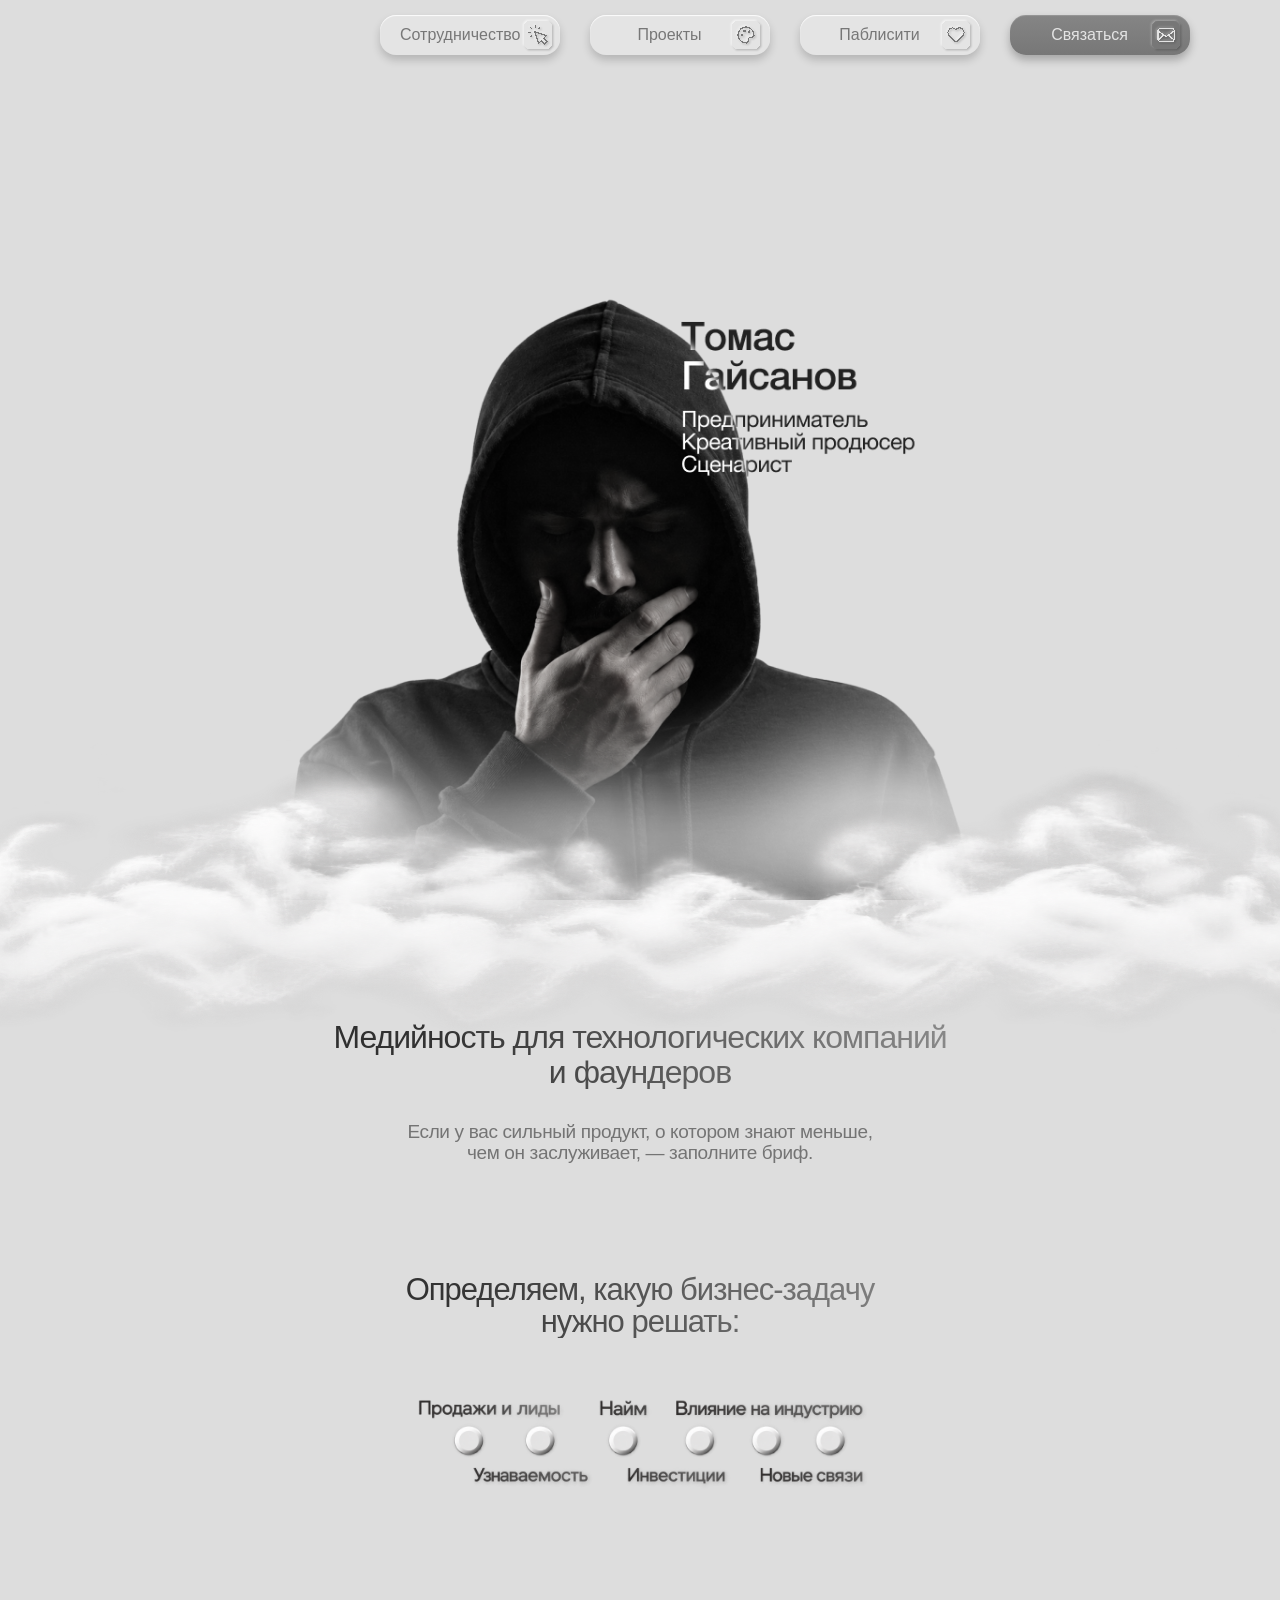
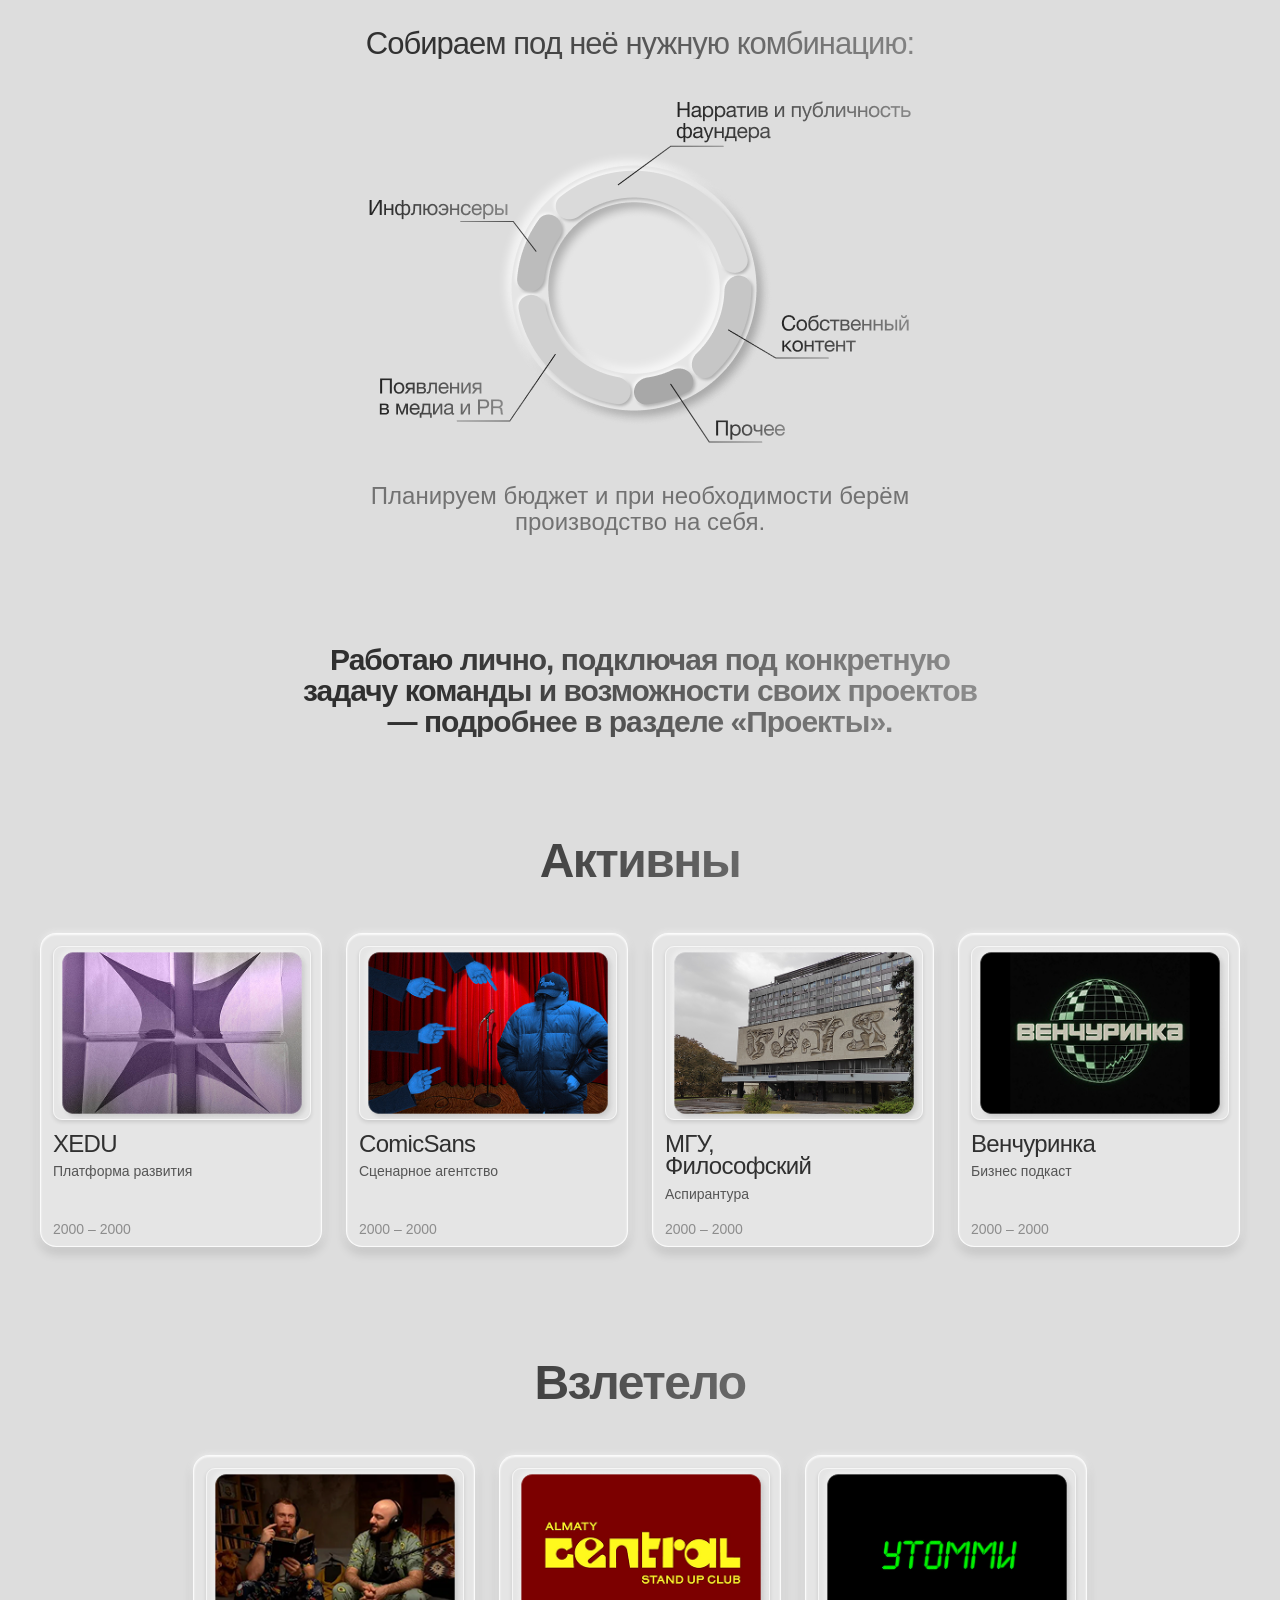
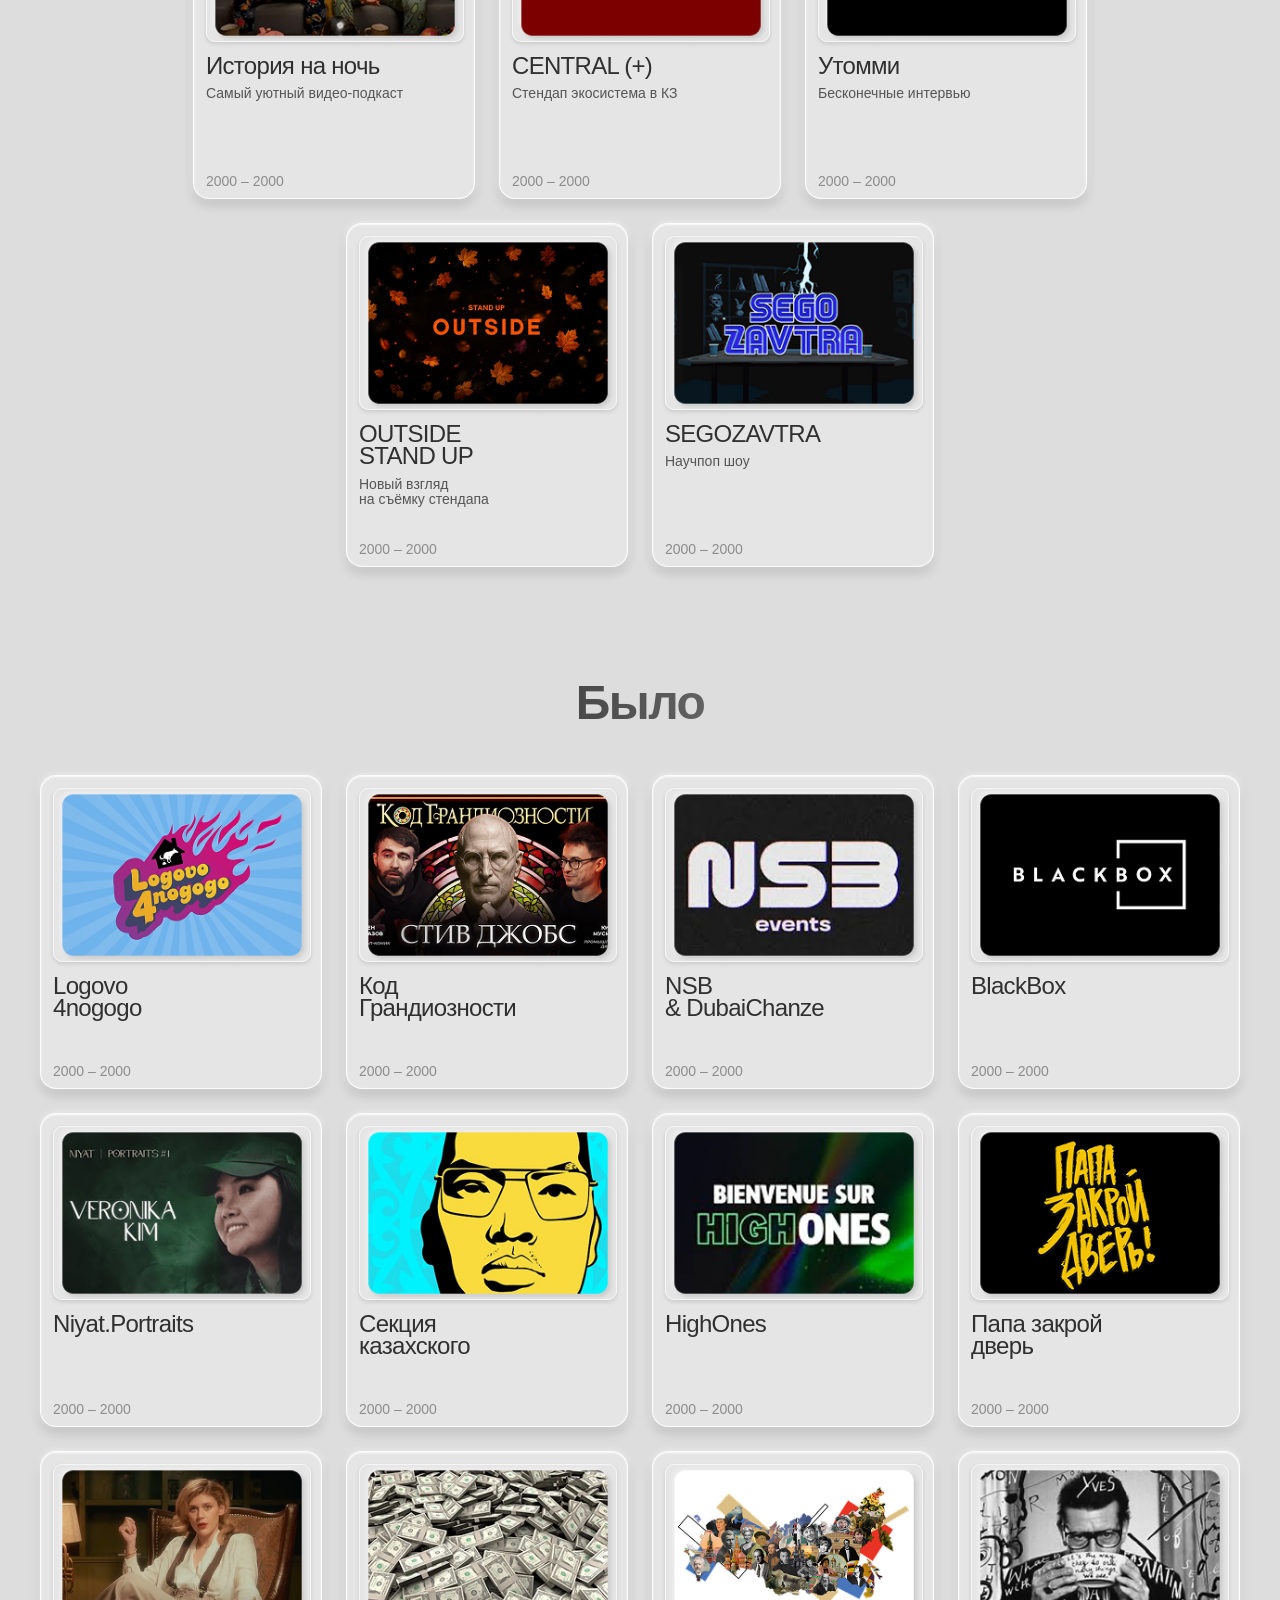
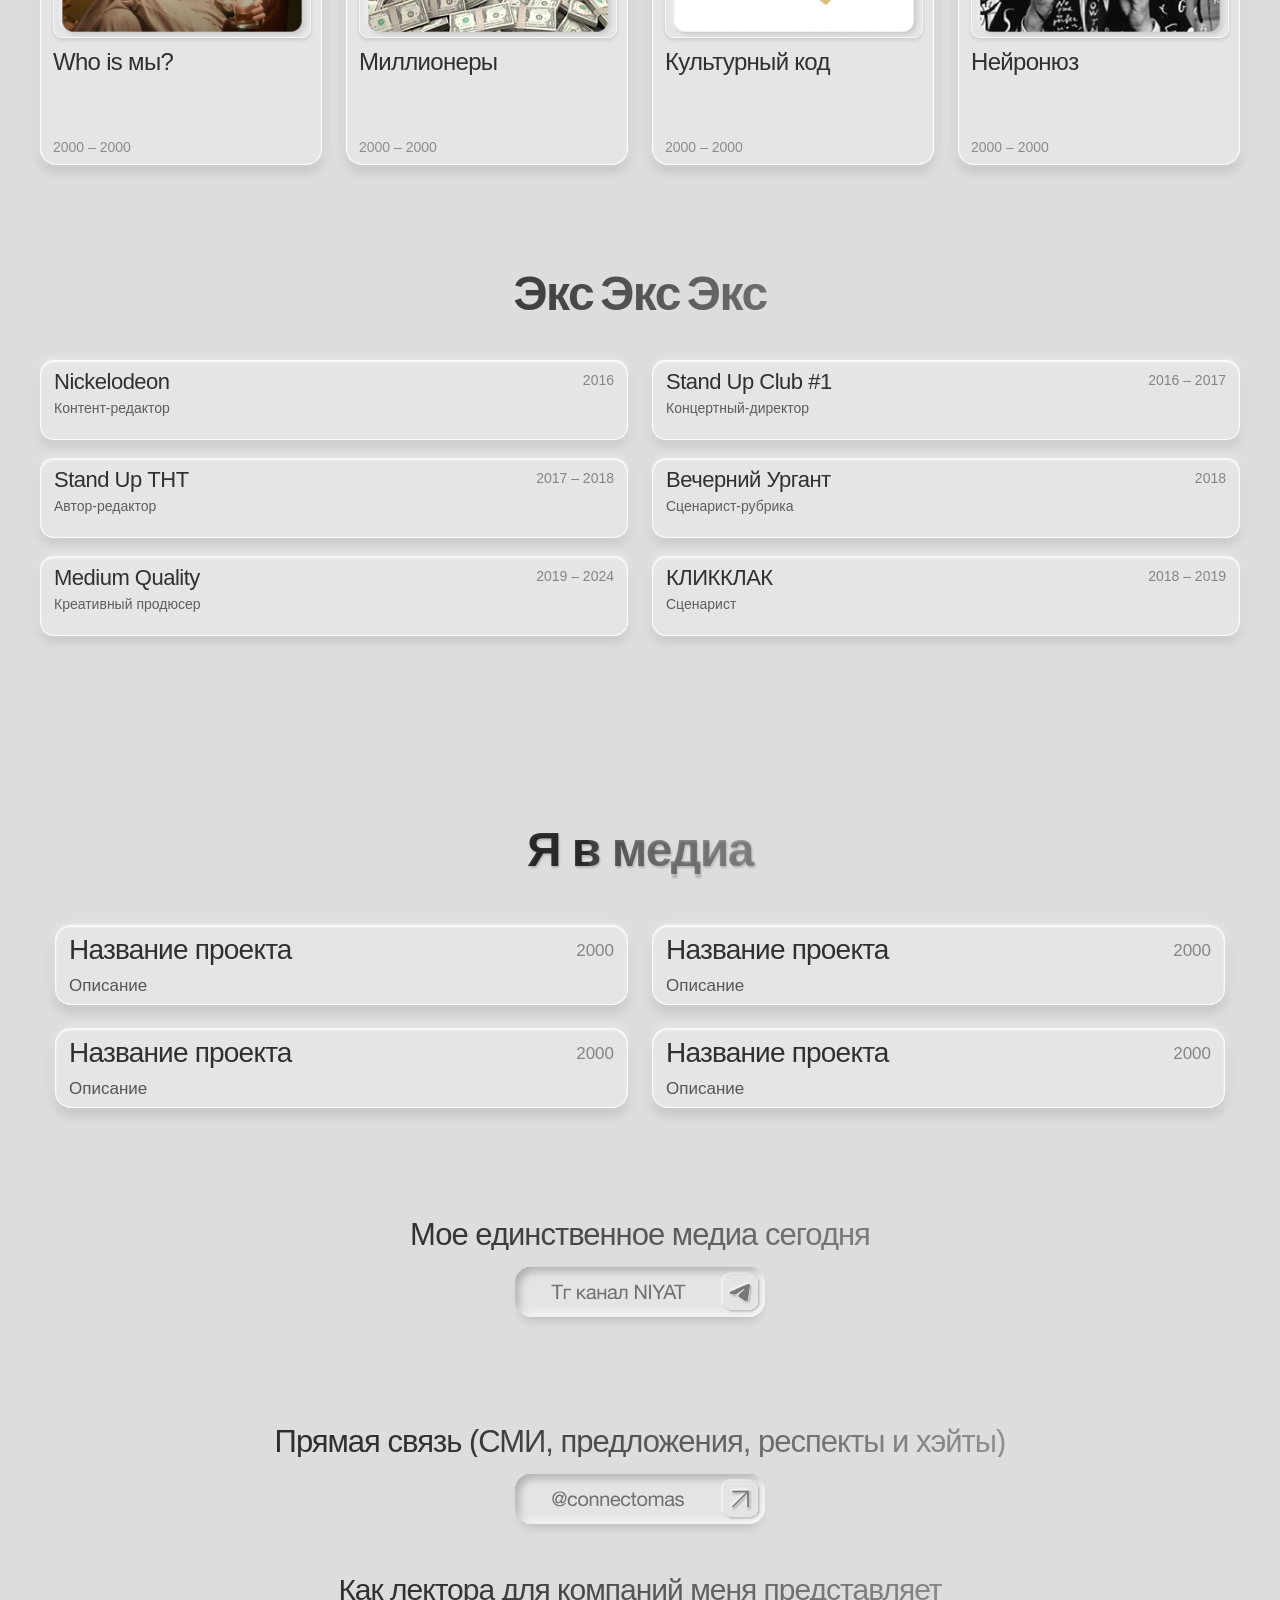
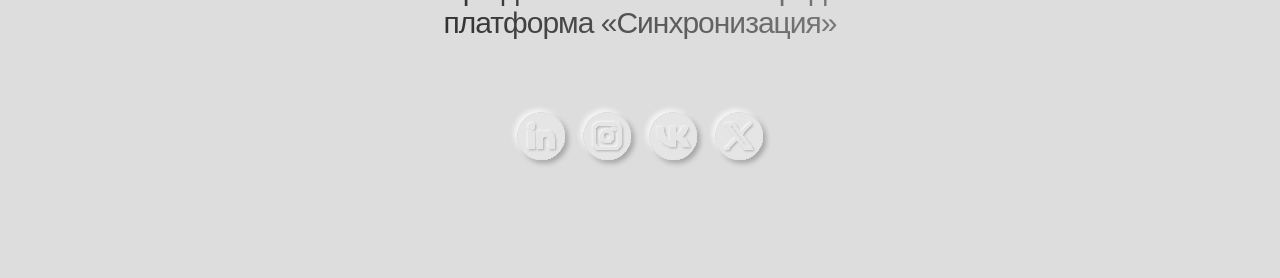
<file: index.html>
<!DOCTYPE html>
<html lang="ru">
<head>
    <meta charset="UTF-8">
    <meta name="viewport" content="width=device-width, initial-scale=1.0">
    <title>Томас Гайсанов</title>
    <link rel="stylesheet" href="css/style.css">
</head>
<body>

    <!-- =========================================
         НАВИГАЦИЯ
    ========================================== -->
    <nav class="navigation" aria-label="Основная навигация">

        <a href="#cooperation" class="nav-button">
            <span>Сотрудничество</span>
            <img src="./assets/mouse.svg" alt="mouse">
        </a>

        <a href="#projects" class="nav-button">
            <span>Проекты</span>
            <img src="./assets/paint.svg" alt="paint">
        </a>

        <a href="#publicity" class="nav-button">
            <span>Паблисити</span>
            <img src="./assets/heart.svg" alt="heart">
        </a>

        <a href="#contacts" class="nav-button nav-button-active nav-button-contact menu-button">
            <span>Связаться</span>
            <img src="./assets/mail.svg" alt="mail">
        </a>

    </nav>


    <!-- =========================================
         1. ГЛАВНЫЙ ЭКРАН (HERO)
    ========================================== -->
    <header class="hero" id="hero">

        <div class="hero-content">

            <img
                class="hero-main-image"
                src="assets/hero-main.png"
                alt="Томас Гайсанов"
            >

        </div>

    </header>
    <div class="hero-cooperation-smoke">
        <img src="assets/smoke.png" alt="">
    </div>

    <!-- =========================================
         2. СОТРУДНИЧЕСТВО
    ========================================== -->
    <section id="cooperation" class="cooperation-section">

        <!-- ВЕРХНИЙ БЛОК -->
        <div class="cooperation-intro">
            <h1 class="cooperation-title">
                Медийность для технологических компаний
                <br>
                и фаундеров
            </h1>

            <p class="cooperation-description">
                Если у вас сильный продукт, о котором знают меньше,
                <br>
                чем он заслуживает, — заполните бриф.
            </p>
        </div>

        <!-- БИЗНЕС-ЗАДАЧА -->
        <div class="business-goal">
            <h2 class="business-title">
                Определяем, какую бизнес-задачу
                <br>
                нужно решать:
            </h2>

            
        </div>
        <img class="goal-choices" src="./assets/sotr-group.png" alt="sort-photo">
        <!-- КОМБИНАЦИЯ -->
        <div class="combination-block">
            <h2 class="combination-title">
                Собираем под неё нужную комбинацию:
            </h2>

            <img
                class="combination-image"
                src="assets/cooperation-diagram.png"
                alt="Диаграмма комбинации услуг"
            >

            <p class="combination-description">
                Планируем бюджет и при необходимости берём
                <br>
                производство на себя.
            </p>
        </div>

        <!-- ФИНАЛЬНЫЙ ТЕКСТ -->
        <div class="cooperation-final">
            <p>
                Работаю лично, подключая под конкретную
                <br>
                задачу команды и возможности своих проектов
                <br>
                — подробнее в разделе «Проекты».
            </p>
        </div>

    </section>


    <!-- =========================================
         3. ПРОЕКТЫ
    ========================================== -->
    <section id="projects" class="projects-section">

        <!-- =====================================
             АКТИВНЫ
        ====================================== -->
        <div class="projects-group active-group">

            <h2 class="group-title">
                Активны
            </h2>

            <div class="project-grid active-grid">

                <article class="project-card">
                    <img
                        src="assets/xedu.png"
                        alt="XEDU"
                        class="project-image"
                    >
                    <h3 class="project-title">
                        XEDU
                    </h3>
                    <p class="project-description">
                        Платформа развития
                    </p>
                    <span class="project-years">
                        2000 – 2000
                    </span>
                </article>

                <article class="project-card">
                    <img
                        src="assets/comicsans.png"
                        alt="ComicSans"
                        class="project-image"
                    >
                    <h3 class="project-title">
                        ComicSans
                    </h3>
                    <p class="project-description">
                        Сценарное агентство
                    </p>
                    <span class="project-years">
                        2000 – 2000
                    </span>
                </article>

                <article class="project-card">
                    <img
                        src="assets/mgu.png"
                        alt="МГУ, Философский"
                        class="project-image"
                    >
                    <h3 class="project-title">
                        МГУ,<br>
                        Философский
                    </h3>
                    <p class="project-description">
                        Аспирантура
                    </p>
                    <span class="project-years">
                        2000 – 2000
                    </span>
                </article>

                <article class="project-card">
                    <img
                        src="assets/venchurinka.png"
                        alt="Венчуринка"
                        class="project-image"
                    >
                    <h3 class="project-title">
                        Венчуринка
                    </h3>
                    <p class="project-description">
                        Бизнес подкаст
                    </p>
                    <span class="project-years">
                        2000 – 2000
                    </span>
                </article>

            </div>

        </div>


        <!-- =====================================
             ВЗЛЕТЕЛО
        ====================================== -->
        <div class="projects-group launched-group">

            <h2 class="group-title">
                Взлетело
            </h2>

            <div class="project-grid launched-grid">

                <article class="project-card project-card-launched">
                    <img
                        src="assets/istoriya-na-noch.png"
                        alt="История на ночь"
                        class="project-image"
                    >
                    <h3 class="project-title">
                        История на ночь
                    </h3>
                    <p class="project-description">
                        Самый уютный видео-подкаст
                    </p>
                    <span class="project-years">
                        2000 – 2000
                    </span>
                </article>

                <article class="project-card project-card-launched">
                    <img
                        src="assets/central-plus.png"
                        alt="CENTRAL (+)"
                        class="project-image"
                    >
                    <h3 class="project-title">
                        CENTRAL (+)
                    </h3>
                    <p class="project-description">
                        Стендап экосистема в КЗ
                    </p>
                    <span class="project-years">
                        2000 – 2000
                    </span>
                </article>

                <article class="project-card project-card-launched">
                    <img
                        src="assets/utommi.png"
                        alt="Утомми"
                        class="project-image"
                    >
                    <h3 class="project-title">
                        Утомми
                    </h3>
                    <p class="project-description">
                        Бесконечные интервью
                    </p>
                    <span class="project-years">
                        2000 – 2000
                    </span>
                </article>
            </div>        

            <div class="proj-proj">
                <article class="project-card project-card-launched" id="one-proj">
                    <img
                        src="assets/outside-stand-up.png"
                        alt="OUTSIDE STAND UP"
                        class="project-image"
                    >
                    <h3 class="project-title">
                        OUTSIDE<br>
                        STAND UP
                    </h3>
                    <p class="project-description">
                        Новый взгляд<br>
                        на съёмку стендапа
                    </p>
                    <span class="project-years">
                        2000 – 2000
                    </span>
                </article>

                <article class="project-card project-card-launched" id="two-proj">
                    <img
                        src="assets/segozavtra.png"
                        alt="SEGOZAVTRA"
                        class="project-image"
                    >
                    <h3 class="project-title">
                        SEGOZAVTRA
                    </h3>
                    <p class="project-description">
                        Научпоп шоу
                    </p>
                    <span class="project-years">
                        2000 – 2000
                    </span>
                </article>
            </div>
            

        </div>


        <!-- =====================================
             БЫЛО
        ====================================== -->
        <div class="projects-group past-group">

            <h2 class="group-title">
                Было
            </h2>

            <div class="project-grid past-grid">

                <article class="project-card">
                    <img
                        src="assets/logovo-4nogogo.png"
                        alt="Logovo 4nogogo"
                        class="project-image"
                    >
                    <h3 class="project-title">
                        Logovo<br>
                        4nogogo
                    </h3>
                    <span class="project-years">
                        2000 – 2000
                    </span>
                </article>

                <article class="project-card">
                    <img
                        src="assets/kod-grandioznosti.png"
                        alt="Код Грандиозности"
                        class="project-image"
                    >
                    <h3 class="project-title">
                        Код<br>
                        Грандиозности
                    </h3>
                    <span class="project-years">
                        2000 – 2000
                    </span>
                </article>

                <article class="project-card">
                    <img
                        src="assets/nsb-dubai-chanze.png"
                        alt="NSB & DubaiChanze"
                        class="project-image"
                    >
                    <h3 class="project-title">
                        NSB<br>
                        &amp; DubaiChanze
                    </h3>
                    <span class="project-years">
                        2000 – 2000
                    </span>
                </article>

                <article class="project-card">
                    <img
                        src="assets/blackbox.png"
                        alt="BlackBox"
                        class="project-image"
                    >
                    <h3 class="project-title">
                        BlackBox
                    </h3>
                    <span class="project-years">
                        2000 – 2000
                    </span>
                </article>

                <article class="project-card">
                    <img
                        src="assets/niyat-portraits.png"
                        alt="Niyat.Portraits"
                        class="project-image"
                    >
                    <h3 class="project-title">
                        Niyat.Portraits
                    </h3>
                    <span class="project-years">
                        2000 – 2000
                    </span>
                </article>

                <article class="project-card">
                    <img
                        src="assets/sekciya-kazahskogo.png"
                        alt="Секция казахского"
                        class="project-image"
                    >
                    <h3 class="project-title">
                        Секция<br>
                        казахского
                    </h3>
                    <span class="project-years">
                        2000 – 2000
                    </span>
                </article>

                <article class="project-card">
                    <img
                        src="assets/highones.png"
                        alt="HighOnes"
                        class="project-image"
                    >
                    <h3 class="project-title">
                        HighOnes
                    </h3>
                    <span class="project-years">
                        2000 – 2000
                    </span>
                </article>

                <article class="project-card">
                    <img
                        src="assets/papa-zakroy-dver.png"
                        alt="Папа закрой дверь"
                        class="project-image"
                    >
                    <h3 class="project-title">
                        Папа закрой<br>
                        дверь
                    </h3>
                    <span class="project-years">
                        2000 – 2000
                    </span>
                </article>

                <article class="project-card">
                    <img
                        src="assets/who-is-my.png"
                        alt="Who is мы?"
                        class="project-image"
                    >
                    <h3 class="project-title">
                        Who is мы?
                    </h3>
                    <span class="project-years">
                        2000 – 2000
                    </span>
                </article>

                <article class="project-card">
                    <img
                        src="assets/millionery.png"
                        alt="Миллионеры"
                        class="project-image"
                    >
                    <h3 class="project-title">
                        Миллионеры
                    </h3>
                    <span class="project-years">
                        2000 – 2000
                    </span>
                </article>

                <article class="project-card">
                    <img
                        src="assets/kulturnyy-kod.png"
                        alt="Культурный код"
                        class="project-image"
                    >
                    <h3 class="project-title">
                        Культурный код
                    </h3>
                    <span class="project-years">
                        2000 – 2000
                    </span>
                </article>

                <article class="project-card">
                    <img
                        src="assets/neyronyuz.png"
                        alt="Нейронюз"
                        class="project-image"
                    >
                    <h3 class="project-title">
                        Нейронюз
                    </h3>
                    <span class="project-years">
                        2000 – 2000
                    </span>
                </article>

            </div>

        </div>


        <!-- =====================================
             ЭКС
        ====================================== -->
        <div class="projects-group ex-group">

            <h2 class="group-title">
                <span>Экс</span>
                <span>Экс</span>
                <span>Экс</span>
            </h2>

            <div class="ex-grid">

                <article class="ex-card">
                    <div class="ex-main">
                        <h3>Nickelodeon</h3>
                        <p>Контент-редактор</p>
                    </div>
                    <span class="ex-year">2016</span>
                </article>

                <article class="ex-card">
                    <div class="ex-main">
                        <h3>Stand Up Club #1</h3>
                        <p>Концертный-директор</p>
                    </div>
                    <span class="ex-year">2016 – 2017</span>
                </article>

                <article class="ex-card">
                    <div class="ex-main">
                        <h3>Stand Up ТНТ</h3>
                        <p>Автор-редактор</p>
                    </div>
                    <span class="ex-year">2017 – 2018</span>
                </article>

                <article class="ex-card">
                    <div class="ex-main">
                        <h3>Вечерний Ургант</h3>
                        <p>Сценарист-рубрика</p>
                    </div>
                    <span class="ex-year">2018</span>
                </article>

                <article class="ex-card">
                    <div class="ex-main">
                        <h3>Medium Quality</h3>
                        <p>Креативный продюсер</p>
                    </div>
                    <span class="ex-year">2019 – 2024</span>
                </article>

                <article class="ex-card">
                    <div class="ex-main">
                        <h3>КЛИККЛАК</h3>
                        <p>Сценарист</p>
                    </div>
                    <span class="ex-year">2018 – 2019</span>
                </article>

            </div>

        </div>

    </section>


    <!-- =========================================
         4. ПАБЛИСИТИ
    ========================================== -->
    <section id="publicity" class="publicity-section">

        <!-- Я В МЕДИА -->
        <div class="media-block">

            <h2 class="page-title">
                Я в медиа
            </h2>

            <div class="media-grid">

                <article class="media-card">
                    <div class="media-card-header">
                        <h3>
                            Название проекта
                        </h3>
                        <span>
                            2000
                        </span>
                    </div>
                    <p>
                        Описание
                    </p>
                </article>

                <article class="media-card">
                    <div class="media-card-header">
                        <h3>
                            Название проекта
                        </h3>
                        <span>
                            2000
                        </span>
                    </div>
                    <p>
                        Описание
                    </p>
                </article>

                <article class="media-card">
                    <div class="media-card-header">
                        <h3>
                            Название проекта
                        </h3>
                        <span>
                            2000
                        </span>
                    </div>
                    <p>
                        Описание
                    </p>
                </article>

                <article class="media-card">
                    <div class="media-card-header">
                        <h3>
                            Название проекта
                        </h3>
                        <span>
                            2000
                        </span>
                    </div>
                    <p>
                        Описание
                    </p>
                </article>

            </div>

        </div>


        <!-- ЕДИНСТВЕННОЕ МЕДИА СЕГОДНЯ -->
        <div class="publicity-block media-today">

            <h3 class="publicity-title">
                Мое единственное медиа сегодня
            </h3>

            <a
                href="#"
                class="social-button"
            >
                <img class="telegram" src="./assets/telegram.svg" alt="telegram">
            </a>

        </div>

    </section>


    <!-- =========================================
         5. СВЯЗАТЬСЯ
    ========================================== -->
    <section id="contact" class="contact-section">

        <!-- ПРЯМАЯ СВЯЗЬ -->
        <div class="publicity-block direct-contact">

            <h2 class="publicity-title">
                Прямая связь (СМИ, предложения, респекты и хэйты)
            </h2>

            <a
                href="#"
                class="social-button">
               <img class="connect" src="./assets/connect.svg" alt="connect">
            </a>

        </div>


        <!-- ЛЕКТОР -->
        <div class="publicity-block lecturer-block">

            <h3 class="lecturer-title">
                Как лектора для компаний меня представляет
                <br>
                платформа «Синхронизация»
            </h3>

            <div class="social-icons">

                <!-- LinkedIn -->
                <a
                    href="#"
                    class="round-social-icon"
                    aria-label="LinkedIn">
                    <img src="./assets/link.svg" alt="linkedin">
                </a>

                <!-- Instagram -->
                <a
                    href="#"
                    class="round-social-icon"
                    aria-label="Instagram"
                >
                    <img src="./assets/insta.svg" alt="linkedin">
                </a>

                <!-- VK -->
                <a
                    href="#"
                    class="round-social-icon"
                    aria-label="VK"
                >
                    <img src="./assets/vk.svg" alt="linkedin">
                </a>

                <!-- X -->
                <a
                    href="#"
                    class="round-social-icon"
                    aria-label="X"
                >
                    <img src="./assets/x.svg" alt="linkedin">
                </a>

            </div>

        </div>

    </section>

    <script src="js/main.js"></script>
</body>
</html>
</file>
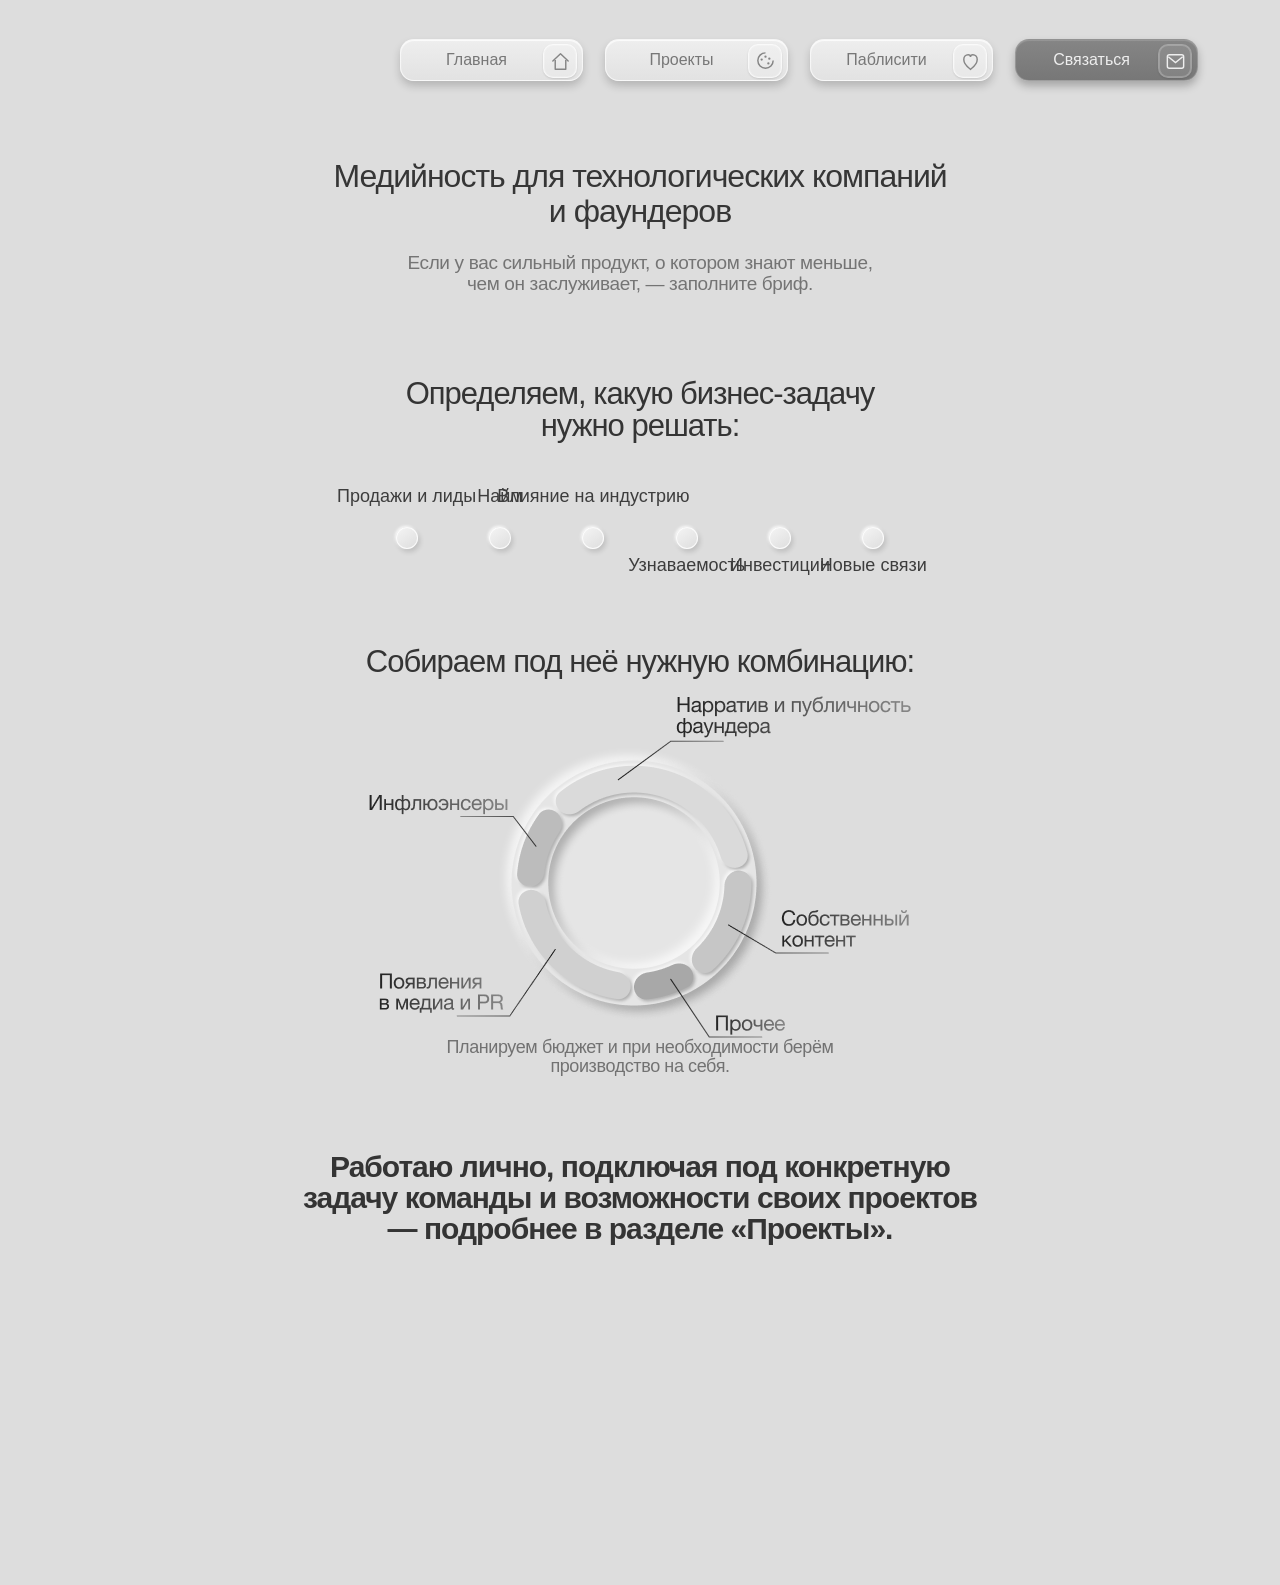
<file: cooperation/index.html>
<!DOCTYPE html>
<html lang="ru">
<head>
    <meta charset="UTF-8">

    <meta
        name="viewport"
        content="width=device-width, initial-scale=1.0"
    >

    <title>Сотрудничество — Томас Гайсанов</title>

    <link
        rel="stylesheet"
        href="./cooperation.css"
    >
</head>

<body>

    <!-- =================================================
         НАВИГАЦИЯ
    ================================================== -->

    <nav class="navigation">

        <!-- Главная -->

        <a
            href="../index.html"
            class="nav-button"
        >
            <span>Главная</span>

            <span class="nav-icon">
                <svg viewBox="0 0 24 24" aria-hidden="true">

                    <path
                        d="M4 11.5L12 4l8 7.5"
                        fill="none"
                        stroke="currentColor"
                        stroke-width="1.5"
                        stroke-linecap="round"
                        stroke-linejoin="round"
                    />

                    <path
                        d="M6.5 10.5V20h11v-9.5"
                        fill="none"
                        stroke="currentColor"
                        stroke-width="1.5"
                        stroke-linejoin="round"
                    />

                </svg>
            </span>
        </a>


        <!-- Проекты -->

        <a
            href="../index.html#projects"
            class="nav-button"
        >
            <span>Проекты</span>

            <span class="nav-icon">
                <svg viewBox="0 0 24 24" aria-hidden="true">

                    <path
                        d="M12 3a8 8 0 1 0 8 8"
                        fill="none"
                        stroke="currentColor"
                        stroke-width="1.5"
                    />

                    <circle
                        cx="8"
                        cy="10"
                        r="1.2"
                        fill="currentColor"
                    />

                    <circle
                        cx="12"
                        cy="7"
                        r="1.2"
                        fill="currentColor"
                    />

                    <circle
                        cx="16"
                        cy="9"
                        r="1.2"
                        fill="currentColor"
                    />

                    <circle
                        cx="15"
                        cy="14"
                        r="1.2"
                        fill="currentColor"
                    />

                </svg>
            </span>
        </a>


        <!-- Паблисити -->

        <a
            href="../index.html#publicity"
            class="nav-button"
        >
            <span>Паблисити</span>

            <span class="nav-icon">
                <svg viewBox="0 0 24 24" aria-hidden="true">

                    <path
                        d="
                            M12 20.2
                            C10.5 18.8 5 15.5 5 10
                            C5 7 7 5 9.5 5
                            C11 5 12 6 12 7.2
                            C12 6 13 5 14.5 5
                            C17 5 19 7 19 10
                            C19 15.5 13.5 18.8 12 20.2Z
                        "
                        fill="none"
                        stroke="currentColor"
                        stroke-width="1.5"
                    />

                </svg>
            </span>
        </a>


        <!-- Связаться -->

        <a
            href="../index.html#contact"
            class="nav-button nav-button-active"
        >
            <span>Связаться</span>

            <span class="nav-icon">
                <svg viewBox="0 0 24 24" aria-hidden="true">

                    <rect
                        x="3.5"
                        y="5"
                        width="17"
                        height="14"
                        rx="2"
                        fill="none"
                        stroke="currentColor"
                        stroke-width="1.5"
                    />

                    <path
                        d="M4.5 7l7.5 6 7.5-6"
                        fill="none"
                        stroke="currentColor"
                        stroke-width="1.5"
                    />

                </svg>
            </span>
        </a>

    </nav>


    <!-- =================================================
         СТРАНИЦА СОТРУДНИЧЕСТВА
    ================================================== -->

    <main>

        <section
            id="cooperation"
            class="cooperation-section"
        >

            <!-- =============================================
                 ВЕРХНИЙ БЛОК
            ============================================== -->

            <div class="cooperation-intro">

                <h1 class="cooperation-title">
                    Медийность для технологических компаний
                    <br>
                    и фаундеров
                </h1>


                <p class="cooperation-description">
                    Если у вас сильный продукт, о котором знают меньше,
                    <br>
                    чем он заслуживает, — заполните бриф.
                </p>

            </div>


            <!-- =============================================
                 БИЗНЕС-ЗАДАЧА
            ============================================== -->

            <div class="business-goal">

                <h2 class="business-title">
                    Определяем, какую бизнес-задачу
                    <br>
                    нужно решать:
                </h2>


                <div class="goal-choices">

                    <div class="goal-choice">

                        <span class="choice-label choice-label-top">
                            Продажи и лиды
                        </span>

                        <span class="choice-circle"></span>

                    </div>


                    <div class="goal-choice">

                        <span class="choice-label choice-label-top">
                            Найм
                        </span>

                        <span class="choice-circle"></span>

                    </div>


                    <div class="goal-choice">

                        <span class="choice-label choice-label-top">
                            Влияние на индустрию
                        </span>

                        <span class="choice-circle"></span>

                    </div>


                    <div class="goal-choice">

                        <span class="choice-label choice-label-bottom">
                            Узнаваемость
                        </span>

                        <span class="choice-circle"></span>

                    </div>


                    <div class="goal-choice">

                        <span class="choice-label choice-label-bottom">
                            Инвестиции
                        </span>

                        <span class="choice-circle"></span>

                    </div>


                    <div class="goal-choice">

                        <span class="choice-label choice-label-bottom">
                            Новые связи
                        </span>

                        <span class="choice-circle"></span>

                    </div>

                </div>

            </div>


            <!-- =============================================
                 КОМБИНАЦИЯ
            ============================================== -->

            <div class="combination-block">

                <h2 class="combination-title">
                    Собираем под неё нужную комбинацию:
                </h2>


                <img
                    class="combination-image"
                    src="../assets/cooperation-diagram.png"
                    alt=""
                >


                <p class="combination-description">
                    Планируем бюджет и при необходимости берём
                    <br>
                    производство на себя.
                </p>

            </div>


            <!-- =============================================
                 ФИНАЛЬНЫЙ ТЕКСТ
            ============================================== -->

            <div class="cooperation-final">

                <p>
                    Работаю лично, подключая под конкретную
                    <br>
                    задачу команды и возможности своих проектов
                    <br>
                    — подробнее в разделе «Проекты».
                </p>

            </div>

        </section>

    </main>


    <script src="../js/main.js"></script>

</body>
</html>
</file>
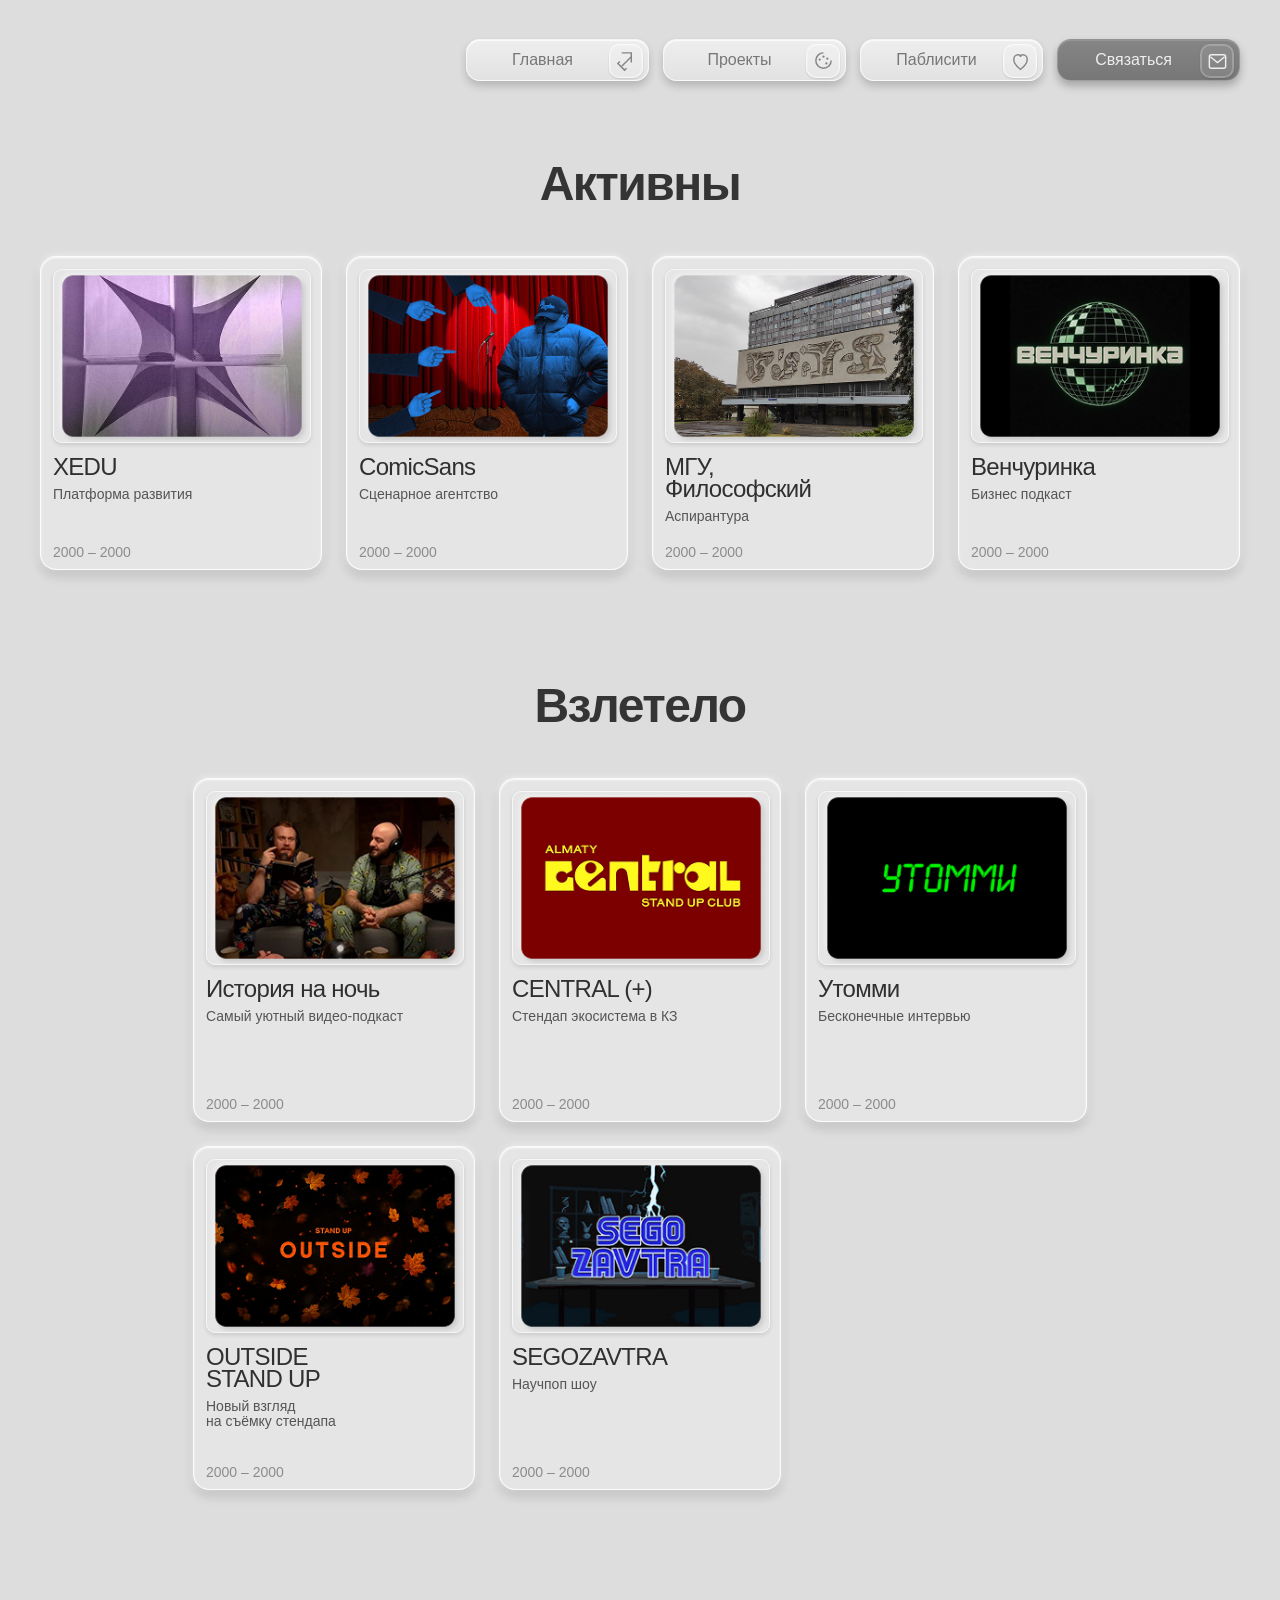
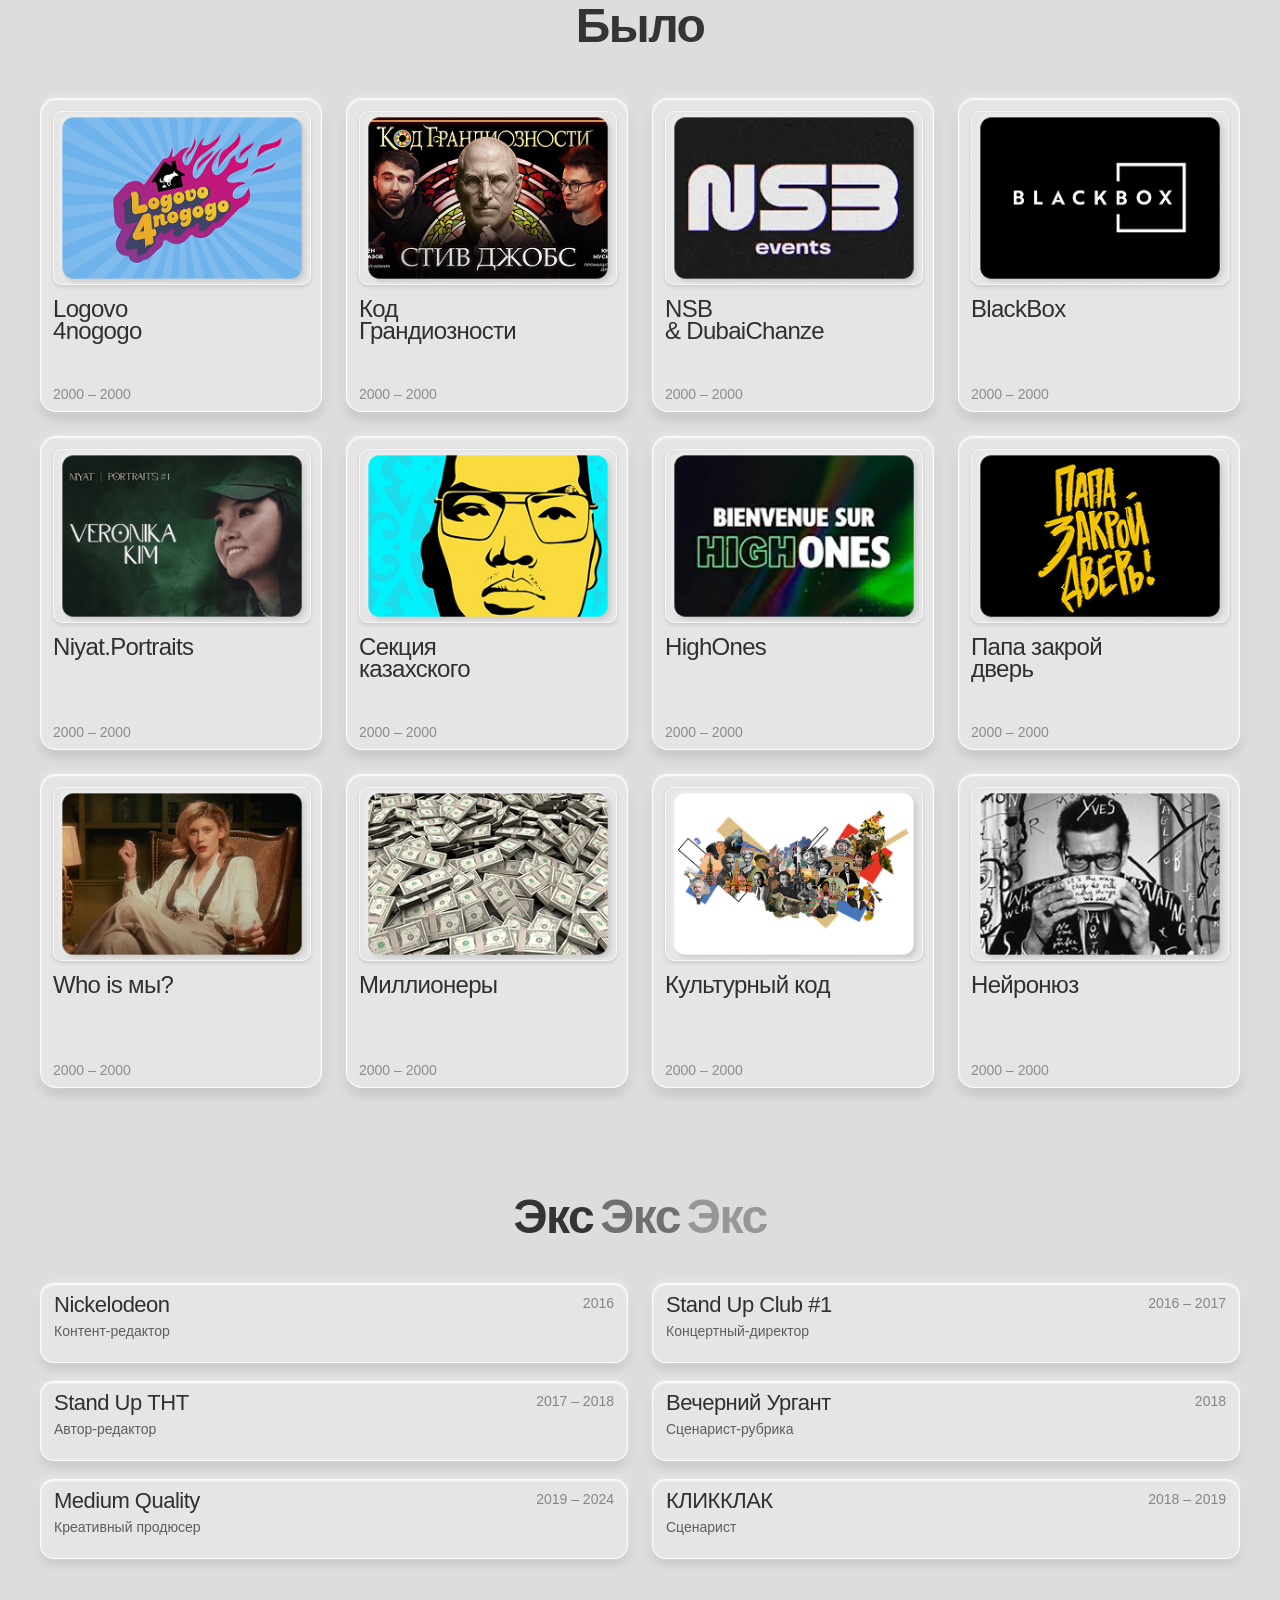
<file: projects/index.html>
<!DOCTYPE html>
<html lang="ru">
<head>
    <meta charset="UTF-8">
    <meta name="viewport" content="width=device-width, initial-scale=1.0">

    <title>Проекты — Томас Гайсанов</title>

    <link rel="stylesheet" href="projects.css">
</head>

<body>

    <!-- =================================================
         НАВИГАЦИЯ
    ================================================== -->

    <nav class="navigation">

        <a href="../index.html" class="nav-button">
            <span>Главная</span>

            <span class="nav-icon">
                <svg viewBox="0 0 24 24" aria-hidden="true">
                    <path
                        d="M7 3h10v10"
                        fill="none"
                        stroke="currentColor"
                        stroke-width="1.5"
                    />

                    <path
                        d="M7 17L17 7"
                        fill="none"
                        stroke="currentColor"
                        stroke-width="1.5"
                    />

                    <path
                        d="M5 12l-2 2 7 7 2-2"
                        fill="none"
                        stroke="currentColor"
                        stroke-width="1.5"
                    />
                </svg>
            </span>
        </a>


        <a href="./index.html" class="nav-button">
            <span>Проекты</span>

            <span class="nav-icon">
                <svg viewBox="0 0 24 24" aria-hidden="true">

                    <path
                        d="M12 3a8 8 0 1 0 8 8"
                        fill="none"
                        stroke="currentColor"
                        stroke-width="1.5"
                    />

                    <circle cx="8" cy="10" r="1.2" fill="currentColor"/>
                    <circle cx="12" cy="7" r="1.2" fill="currentColor"/>
                    <circle cx="16" cy="9" r="1.2" fill="currentColor"/>
                    <circle cx="15" cy="14" r="1.2" fill="currentColor"/>

                </svg>
            </span>
        </a>


        <a href="../index.html#publicity" class="nav-button">
            <span>Паблисити</span>

            <span class="nav-icon">
                <svg viewBox="0 0 24 24" aria-hidden="true">

                    <path
                        d="
                            M12 20.2
                            C10.5 18.8 5 15.5 5 10
                            C5 7 7 5 9.5 5
                            C11 5 12 6 12 7.2
                            C12 6 13 5 14.5 5
                            C17 5 19 7 19 10
                            C19 15.5 13.5 18.8 12 20.2Z
                        "
                        fill="none"
                        stroke="currentColor"
                        stroke-width="1.5"
                    />

                </svg>
            </span>
        </a>


        <a href="../index.html#contact" class="nav-button nav-button-active">
            <span>Связаться</span>

            <span class="nav-icon">
                <svg viewBox="0 0 24 24" aria-hidden="true">

                    <rect
                        x="3.5"
                        y="5"
                        width="17"
                        height="14"
                        rx="2"
                        fill="none"
                        stroke="currentColor"
                        stroke-width="1.5"
                    />

                    <path
                        d="M4.5 7l7.5 6 7.5-6"
                        fill="none"
                        stroke="currentColor"
                        stroke-width="1.5"
                    />

                </svg>
            </span>
        </a>

    </nav>


    <!-- =================================================
         ПРОЕКТЫ
    ================================================== -->

    <main class="projects-page">


        <!-- =================================================
             АКТИВНЫ
        ================================================== -->

        <section class="projects-group active-group">

            <h1 class="group-title">
                Активны
            </h1>


            <div class="project-grid active-grid">

                <article class="project-card">

                    <img
                        src="assets/xedu.png"
                        alt="XEDU"
                        class="project-image"
                    >

                    <h2 class="project-title">
                        XEDU
                    </h2>

                    <p class="project-description">
                        Платформа развития
                    </p>

                    <span class="project-years">
                        2000 – 2000
                    </span>

                </article>


                <article class="project-card">

                    <img
                        src="assets/comicsans.png"
                        alt="ComicSans"
                        class="project-image"
                    >

                    <h2 class="project-title">
                        ComicSans
                    </h2>

                    <p class="project-description">
                        Сценарное агентство
                    </p>

                    <span class="project-years">
                        2000 – 2000
                    </span>

                </article>


                <article class="project-card">

                    <img
                        src="assets/mgu.png"
                        alt="МГУ, Философский"
                        class="project-image"
                    >

                    <h2 class="project-title">
                        МГУ,<br>
                        Философский
                    </h2>

                    <p class="project-description">
                        Аспирантура
                    </p>

                    <span class="project-years">
                        2000 – 2000
                    </span>

                </article>


                <article class="project-card">

                    <img
                        src="assets/venchurinka.png"
                        alt="Венчуринка"
                        class="project-image"
                    >

                    <h2 class="project-title">
                        Венчуринка
                    </h2>

                    <p class="project-description">
                        Бизнес подкаст
                    </p>

                    <span class="project-years">
                        2000 – 2000
                    </span>

                </article>

            </div>

        </section>


        <!-- =================================================
             ВЗЛЕТЕЛО
        ================================================== -->

        <section class="projects-group launched-group">

            <h2 class="group-title">
                Взлетело
            </h2>


            <div class="project-grid launched-grid">

                <article class="project-card project-card-launched">

                    <img
                        src="assets/istoriya-na-noch.png"
                        alt="История на ночь"
                        class="project-image"
                    >

                    <h2 class="project-title">
                        История на ночь
                    </h2>

                    <p class="project-description">
                        Самый уютный видео-подкаст
                    </p>

                    <span class="project-years">
                        2000 – 2000
                    </span>

                </article>


                <article class="project-card project-card-launched">

                    <img
                        src="assets/central-plus.png"
                        alt="CENTRAL (+)"
                        class="project-image"
                    >

                    <h2 class="project-title">
                        CENTRAL (+)
                    </h2>

                    <p class="project-description">
                        Стендап экосистема в КЗ
                    </p>

                    <span class="project-years">
                        2000 – 2000
                    </span>

                </article>


                <article class="project-card project-card-launched">

                    <img
                        src="assets/utommi.png"
                        alt="Утомми"
                        class="project-image"
                    >

                    <h2 class="project-title">
                        Утомми
                    </h2>

                    <p class="project-description">
                        Бесконечные интервью
                    </p>

                    <span class="project-years">
                        2000 – 2000
                    </span>

                </article>


                <article class="project-card project-card-launched">

                    <img
                        src="assets/outside-stand-up.png"
                        alt="OUTSIDE STAND UP"
                        class="project-image"
                    >

                    <h2 class="project-title">
                        OUTSIDE<br>
                        STAND UP
                    </h2>

                    <p class="project-description">
                        Новый взгляд<br>
                        на съёмку стендапа
                    </p>

                    <span class="project-years">
                        2000 – 2000
                    </span>

                </article>


                <article class="project-card project-card-launched">

                    <img
                        src="assets/segozavtra.png"
                        alt="SEGOZAVTRA"
                        class="project-image"
                    >

                    <h2 class="project-title">
                        SEGOZAVTRA
                    </h2>

                    <p class="project-description">
                        Научпоп шоу
                    </p>

                    <span class="project-years">
                        2000 – 2000
                    </span>

                </article>

            </div>

        </section>


        <!-- =================================================
             БЫЛО
        ================================================== -->

        <section class="projects-group past-group">

            <h2 class="group-title">
                Было
            </h2>


            <div class="project-grid past-grid">

                <article class="project-card">

                    <img
                        src="assets/logovo-4nogogo.png"
                        alt="Logovo 4nogogo"
                        class="project-image"
                    >

                    <h2 class="project-title">
                        Logovo<br>
                        4nogogo
                    </h2>

                    <span class="project-years">
                        2000 – 2000
                    </span>

                </article>


                <article class="project-card">

                    <img
                        src="assets/kod-grandioznosti.png"
                        alt="Код Грандиозности"
                        class="project-image"
                    >

                    <h2 class="project-title">
                        Код<br>
                        Грандиозности
                    </h2>

                    <span class="project-years">
                        2000 – 2000
                    </span>

                </article>


                <article class="project-card">

                    <img
                        src="assets/nsb-dubai-chanze.png"
                        alt="NSB & DubaiChanze"
                        class="project-image"
                    >

                    <h2 class="project-title">
                        NSB<br>
                        &amp; DubaiChanze
                    </h2>

                    <span class="project-years">
                        2000 – 2000
                    </span>

                </article>


                <article class="project-card">

                    <img
                        src="assets/blackbox.png"
                        alt="BlackBox"
                        class="project-image"
                    >

                    <h2 class="project-title">
                        BlackBox
                    </h2>

                    <span class="project-years">
                        2000 – 2000
                    </span>

                </article>


                <article class="project-card">

                    <img
                        src="assets/niyat-portraits.png"
                        alt="Niyat.Portraits"
                        class="project-image"
                    >

                    <h2 class="project-title">
                        Niyat.Portraits
                    </h2>

                    <span class="project-years">
                        2000 – 2000
                    </span>

                </article>


                <article class="project-card">

                    <img
                        src="assets/sekciya-kazahskogo.png"
                        alt="Секция казахского"
                        class="project-image"
                    >

                    <h2 class="project-title">
                        Секция<br>
                        казахского
                    </h2>

                    <span class="project-years">
                        2000 – 2000
                    </span>

                </article>


                <article class="project-card">

                    <img
                        src="assets/highones.png"
                        alt="HighOnes"
                        class="project-image"
                    >

                    <h2 class="project-title">
                        HighOnes
                    </h2>

                    <span class="project-years">
                        2000 – 2000
                    </span>

                </article>


                <article class="project-card">

                    <img
                        src="assets/papa-zakroy-dver.png"
                        alt="Папа закрой дверь"
                        class="project-image"
                    >

                    <h2 class="project-title">
                        Папа закрой<br>
                        дверь
                    </h2>

                    <span class="project-years">
                        2000 – 2000
                    </span>

                </article>


                <article class="project-card">

                    <img
                        src="assets/who-is-my.png"
                        alt="Who is мы?"
                        class="project-image"
                    >

                    <h2 class="project-title">
                        Who is мы?
                    </h2>

                    <span class="project-years">
                        2000 – 2000
                    </span>

                </article>


                <article class="project-card">

                    <img
                        src="assets/millionery.png"
                        alt="Миллионеры"
                        class="project-image"
                    >

                    <h2 class="project-title">
                        Миллионеры
                    </h2>

                    <span class="project-years">
                        2000 – 2000
                    </span>

                </article>


                <article class="project-card">

                    <img
                        src="assets/kulturnyy-kod.png"
                        alt="Культурный код"
                        class="project-image"
                    >

                    <h2 class="project-title">
                        Культурный код
                    </h2>

                    <span class="project-years">
                        2000 – 2000
                    </span>

                </article>


                <article class="project-card">

                    <img
                        src="assets/neyronyuz.png"
                        alt="Нейронюз"
                        class="project-image"
                    >

                    <h2 class="project-title">
                        Нейронюз
                    </h2>

                    <span class="project-years">
                        2000 – 2000
                    </span>

                </article>

            </div>

        </section>


        <!-- =================================================
             ЭКС
        ================================================== -->

        <section class="projects-group ex-group">

            <h2 class="group-title">
                <span>Экс</span>
                <span>Экс</span>
                <span>Экс</span>
            </h2>


            <div class="ex-grid">

                <article class="ex-card">
                    <div class="ex-main">
                        <h3>Nickelodeon</h3>
                        <p>Контент-редактор</p>
                    </div>

                    <span class="ex-year">2016</span>
                </article>


                <article class="ex-card">
                    <div class="ex-main">
                        <h3>Stand Up Club #1</h3>
                        <p>Концертный-директор</p>
                    </div>

                    <span class="ex-year">
                        2016 – 2017
                    </span>
                </article>


                <article class="ex-card">
                    <div class="ex-main">
                        <h3>Stand Up ТНТ</h3>
                        <p>Автор-редактор</p>
                    </div>

                    <span class="ex-year">
                        2017 – 2018
                    </span>
                </article>


                <article class="ex-card">
                    <div class="ex-main">
                        <h3>Вечерний Ургант</h3>
                        <p>Сценарист-рубрика</p>
                    </div>

                    <span class="ex-year">2018</span>
                </article>


                <article class="ex-card">
                    <div class="ex-main">
                        <h3>Medium Quality</h3>
                        <p>Креативный продюсер</p>
                    </div>

                    <span class="ex-year">
                        2019 – 2024
                    </span>
                </article>


                <article class="ex-card">
                    <div class="ex-main">
                        <h3>КЛИККЛАК</h3>
                        <p>Сценарист</p>
                    </div>

                    <span class="ex-year">
                        2018 – 2019
                    </span>
                </article>

            </div>

        </section>

    </main>

</body>
</html>
</file>
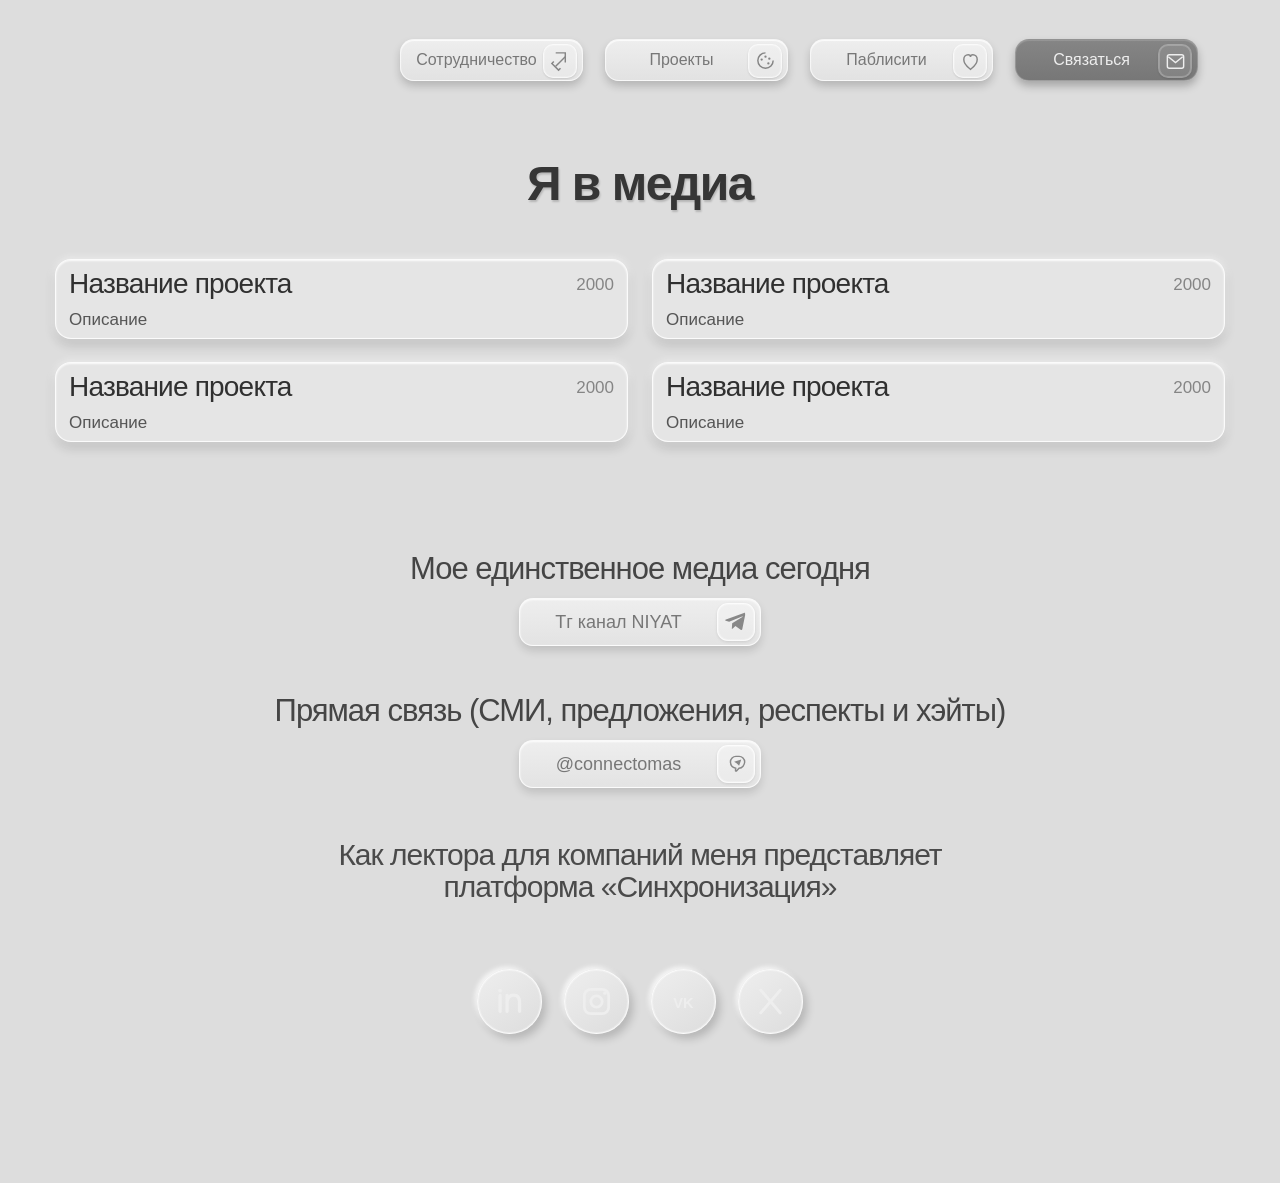
<file: publicity/index.html>
<!DOCTYPE html>
<html lang="ru">
<head>
    <meta charset="UTF-8">

    <meta
        name="viewport"
        content="width=device-width, initial-scale=1.0"
    >

    <title>Паблисити — Томас Гайсанов</title>

    <link
        rel="stylesheet"
        href="publicity.css"
    >
</head>

<body>

    <!-- =================================================
         НАВИГАЦИЯ
    ================================================== -->

    <nav class="navigation">

        <a
            href="../cooperation/index.html"
            class="nav-button"
        >
            <span>Сотрудничество</span>

            <span class="nav-icon">
                <svg
                    viewBox="0 0 24 24"
                    aria-hidden="true"
                >
                    <path
                        d="M7 3h10v10"
                        fill="none"
                        stroke="currentColor"
                        stroke-width="1.5"
                    />

                    <path
                        d="M7 17L17 7"
                        fill="none"
                        stroke="currentColor"
                        stroke-width="1.5"
                    />

                    <path
                        d="M5 12l-2 2 7 7 2-2"
                        fill="none"
                        stroke="currentColor"
                        stroke-width="1.5"
                    />
                </svg>
            </span>
        </a>


        <a
            href="../projects/index.html"
            class="nav-button"
        >
            <span>Проекты</span>

            <span class="nav-icon">
                <svg
                    viewBox="0 0 24 24"
                    aria-hidden="true"
                >
                    <path
                        d="M12 3a8 8 0 1 0 8 8"
                        fill="none"
                        stroke="currentColor"
                        stroke-width="1.5"
                    />

                    <circle
                        cx="8"
                        cy="10"
                        r="1.2"
                        fill="currentColor"
                    />

                    <circle
                        cx="12"
                        cy="7"
                        r="1.2"
                        fill="currentColor"
                    />

                    <circle
                        cx="16"
                        cy="9"
                        r="1.2"
                        fill="currentColor"
                    />

                    <circle
                        cx="15"
                        cy="14"
                        r="1.2"
                        fill="currentColor"
                    />
                </svg>
            </span>
        </a>


        <a
            href="./index.html"
            class="nav-button"
        >
            <span>Паблисити</span>

            <span class="nav-icon">
                <svg
                    viewBox="0 0 24 24"
                    aria-hidden="true"
                >
                    <path
                        d="
                            M12 20.2
                            C10.5 18.8 5 15.5 5 10
                            C5 7 7 5 9.5 5
                            C11 5 12 6 12 7.2
                            C12 6 13 5 14.5 5
                            C17 5 19 7 19 10
                            C19 15.5 13.5 18.8 12 20.2Z
                        "
                        fill="none"
                        stroke="currentColor"
                        stroke-width="1.5"
                    />
                </svg>
            </span>
        </a>


        <a
            href="../index.html#contact"
            class="nav-button nav-button-active"
        >
            <span>Связаться</span>

            <span class="nav-icon">
                <svg
                    viewBox="0 0 24 24"
                    aria-hidden="true"
                >
                    <rect
                        x="3.5"
                        y="5"
                        width="17"
                        height="14"
                        rx="2"
                        fill="none"
                        stroke="currentColor"
                        stroke-width="1.5"
                    />

                    <path
                        d="M4.5 7l7.5 6 7.5-6"
                        fill="none"
                        stroke="currentColor"
                        stroke-width="1.5"
                    />
                </svg>
            </span>
        </a>

    </nav>


    <!-- =================================================
         ПАБЛИСИТИ
    ================================================== -->

    <main class="publicity-page">

        <!-- =================================================
             ЗАГОЛОВОК
        ================================================== -->

        <section class="media-section">

            <h1 class="page-title">
                Я в медиа
            </h1>


            <!-- =================================================
                 ПРОЕКТЫ В МЕДИА
            ================================================== -->

            <div class="media-grid">

                <article class="media-card">

                    <div class="media-card-header">
                        <h2>
                            Название проекта
                        </h2>

                        <span>
                            2000
                        </span>
                    </div>

                    <p>
                        Описание
                    </p>

                </article>


                <article class="media-card">

                    <div class="media-card-header">
                        <h2>
                            Название проекта
                        </h2>

                        <span>
                            2000
                        </span>
                    </div>

                    <p>
                        Описание
                    </p>

                </article>


                <article class="media-card">

                    <div class="media-card-header">
                        <h2>
                            Название проекта
                        </h2>

                        <span>
                            2000
                        </span>
                    </div>

                    <p>
                        Описание
                    </p>

                </article>


                <article class="media-card">

                    <div class="media-card-header">
                        <h2>
                            Название проекта
                        </h2>

                        <span>
                            2000
                        </span>
                    </div>

                    <p>
                        Описание
                    </p>

                </article>

            </div>

        </section>


        <!-- =================================================
             ЕДИНСТВЕННОЕ МЕДИА
        ================================================== -->

        <section class="publicity-block media-today">

            <h2 class="publicity-title">
                Мое единственное медиа сегодня
            </h2>


            <a
                href="#"
                class="social-button"
            >

                <span>
                    Тг канал NIYAT
                </span>

                <span class="social-button-icon">

                    <svg
                        viewBox="0 0 24 24"
                        aria-hidden="true"
                    >
                        <path
                            d="
                                M21 4.5
                                L18 19
                                C17.8 19.8 17.3 20 16.7 19.7
                                L10.9 15.6
                                L8.1 18.3
                                C7.8 18.6 7.5 18.8 7.1 18.8
                                L7.5 12.8
                                L18.5 6
                                C19 5.7 18.4 5.5 17.8 5.8
                                L4.3 11.2
                                L0.8 10.1
                                C0 9.8 0 9.2 1 8.8
                                L19.7 2
                                C20.5 1.7 21.2 2.1 21 4.5Z
                            "
                            fill="currentColor"
                        />
                    </svg>

                </span>

            </a>

        </section>


        <!-- =================================================
             ПРЯМАЯ СВЯЗЬ
        ================================================== -->

        <section class="publicity-block direct-contact">

            <h2 class="publicity-title">
                Прямая связь (СМИ, предложения, респекты и хэйты)
            </h2>


            <a
                href="#"
                class="social-button"
            >

                <span>
                    @connectomas
                </span>

                <span class="social-button-icon">

                    <svg
                        viewBox="0 0 24 24"
                        aria-hidden="true"
                    >

                        <path
                            d="
                                M14.8 3.5
                                C17.8 3.5 20.5 6.1 20.5 9.2
                                C20.5 12.6 18 15.7 14.6 15.9
                                L12 18.7
                                C11.6 19.1 10.8 18.8 10.9 18.2
                                L11.2 15.9
                                C8 15.2 5.7 12.4 5.7 9.2
                                C5.7 6.1 8.3 3.5 11.4 3.5
                                Z
                            "
                            fill="none"
                            stroke="currentColor"
                            stroke-width="1.5"
                        />

                        <path
                            d="
                                M9.5 9.2
                                L17 6.8
                                L14.7 13.4
                                L12.4 10.9
                                L9.5 9.2Z
                            "
                            fill="currentColor"
                        />

                    </svg>

                </span>

            </a>

        </section>


        <!-- =================================================
             ЛЕКТОР
        ================================================== -->

        <section class="publicity-block lecturer-block">

            <h2 class="lecturer-title">
                Как лектора для компаний меня представляет
                <br>
                платформа «Синхронизация»
            </h2>


            <!-- =================================================
                 SOCIAL ICONS
            ================================================== -->

            <div class="social-icons">

                <!-- LinkedIn -->

                <a
                    href="#"
                    class="round-social-icon"
                    aria-label="LinkedIn"
                >
                    <svg
                        viewBox="0 0 24 24"
                        aria-hidden="true"
                    >
                        <path
                            d="M6.2 8.3V18"
                            fill="none"
                            stroke="currentColor"
                            stroke-width="2"
                            stroke-linecap="round"
                        />

                        <circle
                            cx="6.2"
                            cy="5.3"
                            r="1.2"
                            fill="currentColor"
                        />

                        <path
                            d="
                                M10.5 18
                                V8.3
                                M10.5 12.4
                                C10.8 9.7 12.4 8.1 14.6 8.1
                                C17.2 8.1 18.2 10 18.2 12.7
                                V18
                            "
                            fill="none"
                            stroke="currentColor"
                            stroke-width="2"
                            stroke-linecap="round"
                        />
                    </svg>
                </a>


                <!-- Instagram -->

                <a
                    href="#"
                    class="round-social-icon"
                    aria-label="Instagram"
                >
                    <svg
                        viewBox="0 0 24 24"
                        aria-hidden="true"
                    >

                        <rect
                            x="4.5"
                            y="4.5"
                            width="15"
                            height="15"
                            rx="4"
                            fill="none"
                            stroke="currentColor"
                            stroke-width="1.7"
                        />

                        <circle
                            cx="12"
                            cy="12"
                            r="3.5"
                            fill="none"
                            stroke="currentColor"
                            stroke-width="1.7"
                        />

                        <circle
                            cx="17.1"
                            cy="6.9"
                            r="1"
                            fill="currentColor"
                        />

                    </svg>
                </a>


                <!-- VK -->

                <a
                    href="#"
                    class="round-social-icon"
                    aria-label="VK"
                >
                    <svg
                        viewBox="0 0 24 24"
                        aria-hidden="true"
                    >
                        <text
                            x="12"
                            y="16"
                            text-anchor="middle"
                            font-size="9"
                            font-family="Arial, Helvetica, sans-serif"
                            font-weight="700"
                            fill="currentColor"
                        >
                            VK
                        </text>
                    </svg>
                </a>


                <!-- X -->

                <a
                    href="#"
                    class="round-social-icon"
                    aria-label="X"
                >
                    <svg
                        viewBox="0 0 24 24"
                        aria-hidden="true"
                    >
                        <path
                            d="M6 5L18 19"
                            fill="none"
                            stroke="currentColor"
                            stroke-width="1.8"
                            stroke-linecap="round"
                        />

                        <path
                            d="M18 5L6 19"
                            fill="none"
                            stroke="currentColor"
                            stroke-width="1.8"
                            stroke-linecap="round"
                        />
                    </svg>
                </a>

            </div>

        </section>

    </main>


    <script src="../js/main.js"></script>

</body>
</html>
</file>
<file: css/style.css>
/* =====================================================
   1. RESET
===================================================== */

* {
    margin: 0;
    padding: 0;
    box-sizing: border-box;
}

html {
    width: 100%;
    scroll-behavior: smooth;
}

body {
    width: 100%;
    min-height: 100%;
    margin: 0;
    font-family: "Helvetica Neue", Arial, sans-serif;
    overflow-x: hidden;
    background: #E5E5E5;
    color: #303030;
}


/* =====================================================
   2. BODY & COMMON
===================================================== */

body {
    background-color: #dddddd;
}


/* =====================================================
   3. NAVIGATION
===================================================== */

.navigation {
    position: absolute;
    top: 15px;
    right: 90px;
    z-index: 1000;
    display: flex;
    align-items: center;
    gap: 30px;
}

.nav-button {
    position: relative;

    width: 180px;
    height: 40px;

    display: flex;
    align-items: center;

    box-sizing: border-box;

    padding: 0 7px 0 20px;

    border-radius: 16px;

    background: #E4E4E4;

    text-decoration: none;

    box-shadow:
        0 5px 8px rgba(0, 0, 0, 0.18),
        inset 0 1px 1px rgba(255, 255, 255, 0.9);

    /* padding-left: 9px; */
    /* padding-right: 39px;
    border-radius: 14px; */
    text-decoration: none;
    color: #777777;
    font-size: 16px;
    font-weight: 400;
    transition:
        transform 0.2s ease,
        box-shadow 0.2s ease;
}

.nav-button span{
        flex: 1;

    font-family: Arial, sans-serif;
    font-size: 16px;
    font-weight: 400;

    color: #777777;

    text-align: center;

    white-space: nowrap;
}


.nav-button-contact span{
    color: #E4E4E4;
}

.nav-button:hover {
    transform: translateY(-1px);
    box-shadow:
        0 7px 11px rgba(0, 0, 0, 0.20),
        inset 0 1px 1px rgba(255, 255, 255, 0.9);
}

.nav-button-active,
.nav-button-contact {
    color: #eeeeee;
    background: linear-gradient(180deg, #858585 0%, #777777 100%);
    border-color: rgba(255, 255, 255, 0.2);
    box-shadow:
        0 5px 9px rgba(0, 0, 0, 0.25),
        inset 0 1px 1px rgba(255, 255, 255, 0.15);
}

.nav-icon {
    position: absolute;
    top: 4px;
    right: 5px;
    width: 34px;
    height: 34px;
    display: flex;
    align-items: center;
    justify-content: center;
    border-radius: 10px;
    color: #858585;
    background: rgba(255, 255, 255, 0.18);
    border: 1px solid rgba(255, 255, 255, 0.65);
    box-shadow:
        0 1px 2px rgba(0, 0, 0, 0.12),
        inset 0 0 0 1px rgba(255, 255, 255, 0.2);
}

.nav-button-active .nav-icon,
.nav-button-contact .nav-icon {
    color: #eeeeee;
    background: rgba(255, 255, 255, 0.08);
    border-color: rgba(255, 255, 255, 0.22);
}

.nav-icon svg {
    width: 23px;
    height: 23px;
}


/* =====================================================
   4. HERO
===================================================== */

.hero {
    position: relative;
    width: 100%;
    height: 100vh;
    /* min-height: 700px; */
    overflow: hidden;
    background: #dddddd;
}

.hero-content {
    position: absolute;
    inset: 0;
    width: 100%;
    height: 100%;
}

/* Человек опущен вниз ровно на 30px (bottom: -30px) */
.hero-main-image {
    position: absolute;
    left: 50%;
    bottom: -30px;
    z-index: 5;
    width: 100%;
    height: 770px;
    max-width: none;
    display: block;
    object-fit: contain;
    transform: translateX(-50%);
    pointer-events: none;
    user-select: none;
}



/* =====================================================
   5. SMOKE (ОДИН СТАТИЧНЫЙ СЛОЙ, ОПУЩЕН НА 15px)
===================================================== */
.hero-cooperation-smoke {
    position: relative;
    width: 100%;
    height: 0;
    z-index: 50;
    pointer-events: none;
}

.hero-cooperation-smoke img {
    position: absolute;

    left: 50%;
    bottom: -140px;

    width: 1450px;
    height: 300px;

    max-width: none;

    transform: translateX(-50%);

    display: block;

    pointer-events: none;
    user-select: none;
}



/* .smoke-container {
    position: absolute;
    left: 0;
    bottom: 0;
    z-index: 20;
    width: 100%;
    height: 300px;
    overflow: hidden;
    pointer-events: none;
} */

/* Дым опущен вниз на 15px (было -42px, стало -57px), полностью статичный */
/* .smoke {
    position: absolute;

    left: 50%;
    bottom: 0;

    width: 1050px;
    height: 300px;

    max-width: none;

    transform: translateX(-50%);

    z-index: 20;

    pointer-events: none;
    user-select: none;
} */

/* =====================================================
   6. COOPERATION
===================================================== */

.cooperation-section {
    position: relative;
    width: 100%;
    padding-top: 120px;
    /* padding-bottom: 120px; */
    background: #dddddd;
}

.cooperation-intro {
    width: 100%;
    text-align: center;
}

.cooperation-title {
    margin: 0;
    color: #363636;
    font-size: 32px;
    line-height: 1.08;
    font-weight: 400;
    letter-spacing: -1px;
        background: linear-gradient(
        90deg,
        #222222 0%,
        #333333 35%,
        #777777 65%,
        #b8b8b8 100%
    );

    -webkit-background-clip: text;
    background-clip: text;
    -webkit-text-fill-color: transparent;
    color: transparent;
}

.cooperation-description {
    margin-top: 32px;
    color: #747474;
    font-size: 19px;
    line-height: 1.12;
    font-weight: 400;
    letter-spacing: -0.35px;
}

.business-goal {
    margin-top: 110px;
    width: 100%;
    text-align: center;
}

.business-title {
    margin: 0;
    color: #343434;
    font-size: 31px;
    line-height: 1.04;
    font-weight: 400;
    letter-spacing: -1px;
        background: linear-gradient(
        90deg,
        #222222 0%,
        #333333 35%,
        #777777 65%,
        #b8b8b8 100%
    );

    -webkit-background-clip: text;
    background-clip: text;
    -webkit-text-fill-color: transparent;
    color: transparent;
}

.goal-choices {
    position: relative;
    display: block;
    width: 460px;
    height: auto;
    margin: 27px auto 0;
    /* display: grid;
    grid-template-columns: repeat(6, 1fr);
    align-items: center; */
}

.goal-choice {
    position: relative;
    width: 82px;
    height: 75px;
    margin: 0 auto;
}

.choice-circle {
    position: absolute;
    left: 50%;
    top: 40px;
    width: 22px;
    height: 22px;
    transform: translateX(-50%);
    border-radius: 50%;
    background: linear-gradient(145deg, #f4f4f4 0%, #dedede 100%);
    border: 1px solid rgba(255, 255, 255, 0.85);
    box-shadow:
        2px 3px 5px rgba(0, 0, 0, 0.14),
        -1px -1px 3px rgba(255, 255, 255, 0.9);
    transition:
        transform 0.2s ease,
        box-shadow 0.2s ease;
}

.goal-choice:hover .choice-circle {
    transform: translateX(-50%) scale(1.05);
    box-shadow:
        2px 4px 7px rgba(0, 0, 0, 0.17),
        -1px -1px 4px rgba(255, 255, 255, 0.9);
}

.choice-label {
    position: absolute;
    width: max-content;
    color: #3d3d3d;
    font-size: 18px;
    line-height: 1;
    font-weight: 400;
    white-space: nowrap;
}

.choice-label-top {
    left: 50%;
    top: 0;
    transform: translateX(-50%);
}

.choice-label-bottom {
    left: 50%;
    top: 69px;
    transform: translateX(-50%);
}

.combination-block {
    margin-top: 110px;
    width: 100%;
    text-align: center;
}

.combination-title {
    margin-bottom: 40px;
    color: #343434;
    font-size: 31px;
    line-height: 1;
    font-weight: 400;
    letter-spacing: -1px;
        background: linear-gradient(
        90deg,
        #222222 0%,
        #333333 35%,
        #777777 65%,
        #b8b8b8 100%
    );

    -webkit-background-clip: text;
    background-clip: text;
    -webkit-text-fill-color: transparent;
    color: transparent;
}

.combination-image {
    display: block;
    width: 544px;
    height: 344px;
    margin: 17px auto 0;
    object-fit: contain;
    user-select: none;
}

.combination-description {
    margin-top: 40px;
    color: #727272;
    font-size: 24px;
    line-height: 1.05;
    font-weight: 400;
    letter-spacing: 0;
}

.cooperation-final {
    margin-top: 110px;
    width: 100%;
    text-align: center;
    color: #343434;
    font-size: 30px;
    line-height: 1.04;
    font-weight: 700;
    letter-spacing: -1px;
        background: linear-gradient(
        90deg,
        #222222 0%,
        #333333 35%,
        #777777 65%,
        #b8b8b8 100%
    );

    -webkit-background-clip: text;
    background-clip: text;
    -webkit-text-fill-color: transparent;
    color: transparent;
}

.cooperation-final p {
    margin: 0;
}


/* =====================================================
   7. PROJECTS
===================================================== */

.projects-section {
    position: relative;
    width: 100%;
    padding-top: 100px;
    padding-bottom: 120px;
    background: #dddddd;
}

.projects-group {
    width: 1200px;
    max-width: calc(100% - 80px);
    margin-left: auto;
    margin-right: auto;
}

.launched-group {
    margin-top: 112px;
}

.past-group {
    margin-top: 112px;
}

.ex-group {
    margin-top: 105px;
}

.group-title {
    margin: 0;
    text-align: center;
    font-size: 48px;
    line-height: 1;
    font-weight: 600;
    letter-spacing: -1.5px;
    color: #343434;
        background: linear-gradient(
        90deg,
        #222222 0%,
        #333333 35%,
        #777777 65%,
        #b8b8b8 100%
    );

    -webkit-background-clip: text;
    background-clip: text;
    -webkit-text-fill-color: transparent;
    color: transparent;
}

.ex-group .group-title {
    display: flex;
    justify-content: center;
    align-items: center;
    gap: 7px;
}

.ex-group .group-title span:nth-child(2) {
    color: #707070;
}

.ex-group .group-title span:nth-child(3) {
    color: #979797;
}

.project-grid {
    display: grid;
    gap: 24px;
}

.active-grid {
    grid-template-columns: repeat(4, 282px);
    justify-content: center;
    margin-top: 48px;
}

.launched-grid {
    grid-template-columns: repeat(3, 282px);
    justify-content: center;
    margin-top: 48px;
}

.past-grid {
    grid-template-columns: repeat(4, 282px);
    justify-content: center;
    margin-top: 48px;
}

.project-card {
    position: relative;
    width: 282px;
    height: 314px;
    padding: 12px;
    border-radius: 16px;
    overflow: hidden;
    background: #e5e5e5;
    border: 1px solid rgba(255, 255, 255, 0.85);
    box-shadow:
        0 6px 11px rgba(0, 0, 0, 0.14),
        0 0 7px rgba(255, 255, 255, 0.75),
        inset 0 1px 2px rgba(255, 255, 255, 0.9);
    display: flex;
    flex-direction: column;
    transition:
        transform 0.2s ease,
        box-shadow 0.2s ease;
}

.proj-proj{
    
    margin-top: 24px;
    display: flex;
    justify-content: center;
    gap: 24px;
}

.project-card:hover {
    transform: translateY(-2px);
    box-shadow:
        0 8px 14px rgba(0, 0, 0, 0.16),
        0 0 8px rgba(255, 255, 255, 0.8),
        inset 0 1px 2px rgba(255, 255, 255, 0.9);
}

.project-card-launched {
    height: 344px;
}

.project-image {
    display: block;
    width: 258px;
    height: 174px;
    flex: 0 0 174px;
    object-fit: cover;
    border-radius: 9px;
    border: 1px solid rgba(255, 255, 255, 0.65);
    box-shadow: 0 2px 4px rgba(0, 0, 0, 0.12);
}

.project-title {
    margin: 13px 0 0;
    color: #303030;
    font-size: 24px;
    line-height: 0.92;
    font-weight: 500;
    letter-spacing: -0.7px;
}

.project-description {
    margin: 9px 0 0;
    color: #555555;
    font-size: 14px;
    line-height: 1.08;
    font-weight: 400;
}

.project-years {
    position: absolute;
    left: 12px;
    bottom: 10px;
    color: #8c8c8c;
    font-size: 14px;
    line-height: 1;
}

.ex-grid {
    display: grid;
    grid-template-columns: repeat(2, minmax(0, 1fr));
    gap: 18px 24px;
    margin-top: 42px;
}

.ex-card {
    position: relative;
    width: 100%;
    height: 80px;
    padding: 10px 13px;
    border-radius: 14px;
    background: #e5e5e5;
    border: 1px solid rgba(255, 255, 255, 0.85);
    box-shadow:
        0 5px 10px rgba(0, 0, 0, 0.13),
        0 0 7px rgba(255, 255, 255, 0.75),
        inset 0 1px 2px rgba(255, 255, 255, 0.9);
}

.ex-main h3 {
    margin: 0;
    color: #303030;
    font-size: 22px;
    line-height: 1;
    font-weight: 500;
    letter-spacing: -0.5px;
}

.ex-main p {
    margin-top: 8px;
    color: #5e5e5e;
    font-size: 14px;
    line-height: 1;
}

.ex-year {
    position: absolute;
    top: 12px;
    right: 13px;
    color: #858585;
    font-size: 14px;
    line-height: 1;
}


/* =====================================================
   8. PUBLICITY
===================================================== */

.publicity-section {
    position: relative;
    width: 100%;
    padding-top: 70px;
    padding-bottom: 50px;
    background: #dddddd;
}

.page-title {
    margin: 0;
    text-align: center;
    color: #363636;
    font-size: 48px;
    line-height: 1;
    font-weight: 600;
    letter-spacing: -1.5px;
    text-shadow: 1px 2px 2px rgba(0, 0, 0, 0.18);
    background: linear-gradient(90deg, #303030 46%, #454545 25%, #777777 50%, #bdbdbd 70%, #eeeeee 85%, #ffffff 100%); 

    -webkit-background-clip: text;
    background-clip: text;
    -webkit-text-fill-color: transparent;
    color: transparent;
}

.media-grid {
    width: 1170px;
    max-width: calc(100% - 80px);
    margin: 51px auto 0;
    display: grid;
    grid-template-columns: repeat(2, minmax(0, 1fr));
    gap: 23px 24px;
}

.media-card {
    position: relative;
    width: 100%;
    height: 80px;
    padding: 10px 13px;
    border-radius: 16px;
    background: #e5e5e5;
    border: 1px solid rgba(255, 255, 255, 0.86);
    box-shadow:
        0 6px 11px rgba(0, 0, 0, 0.15),
        0 0 8px rgba(255, 255, 255, 0.78),
        inset 0 1px 2px rgba(255, 255, 255, 0.9);
    transition:
        transform 0.2s ease,
        box-shadow 0.2s ease;
}

.media-card:hover {
    transform: translateY(-1px);
    box-shadow:
        0 8px 13px rgba(0, 0, 0, 0.17),
        0 0 9px rgba(255, 255, 255, 0.82),
        inset 0 1px 2px rgba(255, 255, 255, 0.9);
}

.media-card-header {
    display: flex;
    align-items: center;
    justify-content: space-between;
    width: 100%;
}

.media-card-header h3 {
    margin: 0;
    color: #303030;
    font-size: 28px;
    line-height: 1;
    font-weight: 500;
    letter-spacing: -0.8px;
}

.media-card-header span {
    color: #858585;
    font-size: 17px;
    line-height: 1;
    font-weight: 400;
}

.media-card p {
    margin: 13px 0 0;
    color: #555555;
    font-size: 17px;
    line-height: 1;
    font-weight: 400;
}

.publicity-block {
    width: 100%;
    text-align: center;
}

.media-today {
    margin-top: 111px;
}

.publicity-title {
    margin: 0;
    color: #454545;
    font-size: 31px;
    line-height: 1;
    font-weight: 400;
    letter-spacing: -1px;
        background: linear-gradient(
        90deg,
        #222222 0%,
        #333333 35%,
        #777777 65%,
        #b8b8b8 100%
    );

    -webkit-background-clip: text;
    background-clip: text;
    -webkit-text-fill-color: transparent;
    color: transparent;
}

.social-button {
    position: relative;
    width: 242px;
    height: 48px;
    margin: 18px auto 0;
    display: flex;
    align-items: center;
    justify-content: center;
    /* padding-right: 43px; */
    border-radius: 14px;
    text-decoration: none;
    color: #777777;
    font-size: 18px;
    font-weight: 400;
    background: linear-gradient(180deg, #eeeeee 0%, #e3e3e3 100%);
    border: 1px solid rgba(255, 255, 255, 0.8);
    box-shadow:
        0 5px 9px rgba(0, 0, 0, 0.13),
        inset 0 1px 2px rgba(255, 255, 255, 0.9);
    transition:
        transform 0.2s ease,
        box-shadow 0.2s ease;
}

.telegram{
    display: flex;
    justify-content: center;
}

.social-button:hover {
    transform: translateY(-1px);
    box-shadow:
        0 7px 11px rgba(0, 0, 0, 0.15);
        /* inset 0 1px 2px rgba(255, 255, 255, 0.95); */
}

.social-button-icon {
    position: absolute;
    top: 4px;
    right: 5px;
    width: 38px;
    height: 38px;
    display: flex;
    align-items: center;
    justify-content: center;
    border-radius: 11px;
    color: #888888;
    background: rgba(255, 255, 255, 0.23);
    border: 1px solid rgba(255, 255, 255, 0.75);
    box-shadow:
        0 1px 3px rgba(0, 0, 0, 0.10),
        inset 0 0 0 1px rgba(255, 255, 255, 0.25);
}

.social-button-icon svg {
    width: 23px;
    height: 23px;
}


/* =====================================================
   9. CONTACT
===================================================== */

.contact-section {
    position: relative;
    width: 100%;
    padding-top: 40px;
    padding-bottom: 120px;
    background: #dddddd;
    text-align: center;
}

.direct-contact {
    margin-top: 20px;
}

.direct-contact .social-button {
    width: 242px;
}

.lecturer-block {
    margin-top: 51px;
}

.lecturer-title {
    margin: 0;
    color: #4a4a4a;
    font-size: 30px;
    line-height: 1.08;
    font-weight: 400;
    letter-spacing: -1px;
        background: linear-gradient(
        90deg,
        #222222 0%,
        #333333 35%,
        #777777 65%,
        #b8b8b8 100%
    );

    -webkit-background-clip: text;
    background-clip: text;
    -webkit-text-fill-color: transparent;
    color: transparent;
}

.social-icons {
    margin-top: 75px;
    display: flex;
    align-items: center;
    justify-content: center;
    gap: 22px;
}

.round-social-icon {
    width: 44px;
    height: 44px;

    flex: 0 0 44px;

    display: flex;
    align-items: center;
    justify-content: center;

    box-sizing: border-box;

    background: transparent;
    border: none;
    box-shadow: none;

    border-radius: 50%;

    text-decoration: none;
}

/* .round-social-icon:hover {
    transform: translateY(-2px);
    box-shadow:
        5px 7px 10px rgba(0, 0, 0, 0.2),
        -2px -2px 5px rgba(255, 255, 255, 0.9);
} */

.round-social-icon svg {
    width: 39px;
    height: 39px;
}

.round-social-icon img {
    display: block;

    width: 65px;
    height: 65px;

    object-fit: contain;
}

/* =====================================================
   10. RESPONSIVE
===================================================== */

/* 1280px / 1200px TABLET */
/* @media (max-width: 1280px) {
    .navigation {
        right: 40px;
        gap: 14px;
    }

    .nav-button {
        width: 165px;
    }

    .projects-group {
        max-width: calc(100% - 40px);
    }

    .media-grid {
        width: 1100px;
    }

    .smoke {
        width: 1450px;
        height: 350px;
    }

    .smoke-container {
        height: 270px;
    }
} */

/* @media (max-width: 1150px) {
    .active-grid,
    .past-grid {
        grid-template-columns: repeat(3, 282px);
    }

    .media-grid {
        width: 90%;
    }

    .page-title {
        font-size: 42px;
    }

    .publicity-title {
        font-size: 28px;
    }
} */
/* моя вресия */
/* @media (max-width: 1000px) {
    .navigation {
        background: #eeeeee ;
        right: 20px;

    }

    
    .navigation .nav-button:not(.menu-button) {
        display: none;
        position: relative;
        right: 20px;

    }

    .menu-button {
        display: flex;
        right: 20px;
    }
    .hero-main-image {
        width: min(770px, 100vh);
        height: min(770px, 100vh);
    }

    .hero-main-image {
        width: 575px;
        height: 575px;
    }

    .hero-content {
        position: absolute;
        width: 575px;
        height: 575px;
        margin-top: 18px;
        right: 80px;
}


    
} */


/* =====================================================
   MOBILE VERSION — 768px and below
===================================================== */

@media (max-width: 768px) {

    /* ---------- BASE ---------- */

    html {
        width: 100%;
        overflow-x: hidden;
    }

    body {
        width: 100%;
        min-width: 0;
        overflow-x: hidden;
        background: #dddddd;
    }


    /* =================================================
       HERO
    ================================================= */

    .hero {
        position: relative;
        width: 100%;
        height: 80svh;
        /* min-height: 780px; */
        overflow: hidden;
        background: #dddddd;
    }

    .hero-content {
        position: absolute;

        inset: 0;

        width: 100%;
        height: 100%;

        margin: 0;
        right: auto;
    }

    .hero-cooperation-smoke img {
        width: 800px;
        bottom: 0px;
    }
    /* =================================================
       TOP CONTACT BUTTON
    ================================================= */

    .navigation {
        position: absolute;

        top: 23px;
        right: 19px;
        left: auto;

        z-index: 1000;

        display: flex;
        align-items: center;
        justify-content: flex-end;

        width: auto;

        gap: 0;

        background: transparent;
    }

    /* Скрываем все кнопки кроме "Связаться" */
    .navigation .nav-button:not(.menu-button) {
        display: none;
    }

    .navigation .menu-button {
        display: flex;

        width: 158px;
        height: 36px;

        padding: 0 4px 0 15px;

        border-radius: 13px;

        box-sizing: border-box;

        background: #e4e4e4;

        box-shadow:
            0 4px 7px rgba(0, 0, 0, 0.18),
            inset 0 1px 1px rgba(255, 255, 255, 0.9);

        transform: none;
    }

    .navigation .menu-button span {
        flex: 1;

        font-family: Arial, Helvetica, sans-serif;

        font-size: 14px;
        font-weight: 400;

        line-height: 1;

        color: #777777;

        text-align: center;

        white-space: nowrap;
    }

    .navigation .menu-button img {
        display: block;

        width: 34px;
        height: 34px;

        flex-shrink: 0;
    }


    /* =================================================
       MAIN PHOTO
    ================================================= */

    .hero-main-image {
        position: absolute;

        top: 27px;
        left: 50%;

        bottom: auto;

        z-index: 5;

        /*
         * Оригинал 1366 × 768.
         * Высота 600px даёт нужный масштаб
         * для мобильного макета.
         */
        width: auto;
        height: 600px;

        max-width: none;
        max-height: none;

        display: block;

        object-fit: contain;

        /*
         * Центрируем изображение,
         * затем немного сдвигаем влево.
         */
        transform: translateX(calc(-50% - 35px));

        pointer-events: none;
        user-select: none;
    }


    /* =================================================
       SMOKE
    ================================================= */

   

    /* .smoke-container {
        position: absolute;
        left: 0;
        bottom: 0;

        width: 100%;
        height: 330px;

        overflow: hidden;

        z-index: 20;

        pointer-events: none;
    } */

    /* .smoke {
        width: 1050px;
        height: 300px;
        bottom: 0;
    } */



    /* =================================================
       OTHER SECTIONS
    ================================================= */
    .cooperation-section {
        position: relative;
        width: 100%;

        padding-top: 0px;
        padding-bottom: 100px;

        background: #dddddd;

        overflow: hidden;
    }


    /* =================================================
       1. ЗАГОЛОВОК
    ================================================= */

    .cooperation-intro {
        width: 100%;
        padding: 0 40px;

        text-align: left;
    }

    .cooperation-title {
        margin: 0;

        font-size: 47px;
        line-height: 1.02;
        font-weight: 400;

        letter-spacing: -1.8px;

        text-align: left;

        background: linear-gradient(
            90deg,
            #222222 0%,
            #333333 35%,
            #777777 65%,
            #b8b8b8 100%
        );

        -webkit-background-clip: text;
        background-clip: text;

        -webkit-text-fill-color: transparent;
        color: transparent;
    }


    /* =================================================
       ОПИСАНИЕ ПОД ЗАГОЛОВКОМ
    ================================================= */

    .cooperation-description {
        margin: 32px 0 0;

        padding: 0;

        color: #747474;

        font-size: 23px;
        line-height: 1.08;
        font-weight: 400;

        letter-spacing: -0.5px;

        text-align: left;
    }


    /* =================================================
       2. БИЗНЕС-ЗАДАЧА
    ================================================= */

    .business-goal {
        width: 100%;

        margin-top: 96px;

        padding: 0 40px;

        text-align: left;
    }

    .business-title {
        margin: 0;

        font-size: 46px;
        line-height: 1.04;
        font-weight: 400;

        letter-spacing: -1.7px;

        text-align: left;

        background: linear-gradient(
            90deg,
            #222222 0%,
            #333333 35%,
            #777777 65%,
            #b8b8b8 100%
        );

        -webkit-background-clip: text;
        background-clip: text;

        -webkit-text-fill-color: transparent;
        color: transparent;
    }


    /* =================================================
       3. ШЕСТЬ БИЗНЕС-ЗАДАЧ
       
       Используется готовая картинка sotr-group.png
    ================================================= */

    .goal-choices {
        display: block;

        width: calc(100% - 44px);
        max-width: 670px;

        height: auto;

        margin: 36px auto 0;

        object-fit: contain;

        user-select: none;
        pointer-events: none;
    }


    /* =================================================
       4. КОМБИНАЦИЯ
    ================================================= */

    .combination-block {
        width: 100%;

        margin-top: 72px;

        padding: 0 40px;

        text-align: left;
    }

    .combination-title {
        margin: 0;

        font-size: 46px;
        line-height: 1.04;
        font-weight: 400;

        letter-spacing: -1.7px;

        text-align: left;

        background: linear-gradient(
            90deg,
            #222222 0%,
            #333333 35%,
            #777777 65%,
            #b8b8b8 100%
        );

        -webkit-background-clip: text;
        background-clip: text;

        -webkit-text-fill-color: transparent;
        color: transparent;
    }


    /* =================================================
       ДИАГРАММА
    ================================================= */

    .combination-image {
        display: block;

        width: 290px;
        height: auto;

        max-width: none;

        margin: 62px auto 0;

        object-fit: contain;

        user-select: none;
        pointer-events: none;
    }


    /* =================================================
       ОПИСАНИЕ ПОД ДИАГРАММОЙ
    ================================================= */

    .combination-description {
        margin: 62px 0 0;

        padding: 0;

        color: #727272;

        font-size: 22px;
        line-height: 1.08;
        font-weight: 400;

        letter-spacing: -0.3px;

        text-align: left;
    }


    /* =================================================
       5. ФИНАЛЬНЫЙ ТЕКСТ
    ================================================= */

    .cooperation-final {
        width: 100%;

        margin-top: 96px;

        padding: 0 40px;

        text-align: left;

        font-size: 44px;
        line-height: 1.08;
        font-weight: 700;

        letter-spacing: -1.8px;

        background: linear-gradient(
            90deg,
            #222222 0%,
            #333333 35%,
            #777777 65%,
            #b8b8b8 100%
        );

        -webkit-background-clip: text;
        background-clip: text;

        -webkit-text-fill-color: transparent;
        color: transparent;
    }

    .cooperation-final p {
        margin: 0;
    }

    /* =================================================
       PROJECTS
    ================================================= */

    /* =====================================================
       ОСНОВНАЯ СТРАНИЦА ПРОЕКТОВ
       ===================================================== */

    .projects-section,
    .projects-page {
        width: 100%;

        padding-top: 105px;
        padding-bottom: 80px;

        overflow: hidden;
    }


    /* =====================================================
       КОНТЕЙНЕРЫ ГРУПП
       ===================================================== */

    .projects-group {
        width: 100%;
        max-width: none;

        margin-left: 0;
        margin-right: 0;

        padding: 0 40px;

        box-sizing: border-box;
    }


    /* =====================================================
       ОТСТУПЫ МЕЖДУ ГРУППАМИ
       ===================================================== */

    .launched-group {
        margin-top: 72px;
    }

    .past-group {
        margin-top: 72px;
    }

    .ex-group {
        margin-top: 72px;
    }


    /* =====================================================
       ЗАГОЛОВКИ

       Активны
       Взлетело
       Было
       Экс Экс Экс
       ===================================================== */

    .group-title {
        margin: 0;

        text-align: center;

        font-size: 34px;
        line-height: 1;

        font-weight: 600;

        letter-spacing: -1px;

        color: #343434;
    }


    /* =====================================================
       СЕТКА КАРТОЧЕК

       2 КОЛОНКИ
       ===================================================== */

    .active-grid,
    .launched-grid,
    .past-grid {
        display: grid;

        grid-template-columns:
            repeat(2, minmax(0, 1fr));

        gap: 8px 24px;

        justify-content: center;

        width: 100%;

        margin-top: 24px;
    }


    /* =====================================================
       КАРТОЧКА ПРОЕКТА
       ===================================================== */

    .project-card {
        position: relative;

        width: 100%;
        height: 282px;

        padding: 10px;

        box-sizing: border-box;

        border-radius: 14px;

        overflow: hidden;

        background: #e5e5e5;

        border:
            1px solid rgba(255, 255, 255, 0.85);

        box-shadow:
            0 5px 10px rgba(0, 0, 0, 0.14),
            0 0 7px rgba(255, 255, 255, 0.75),
            inset 0 1px 2px
            rgba(255, 255, 255, 0.9);

        display: flex;
        flex-direction: column;

        transition:
            transform 0.2s ease,
            box-shadow 0.2s ease;
    }


    /* =====================================================
       КАРТОЧКИ "ВЗЛЕТЕЛО"
       ===================================================== */

    .project-card-launched {
        width: 100%;
        height: 282px;
    }


    /* =====================================================
       ИЗОБРАЖЕНИЕ
       ===================================================== */

    .project-image {
        display: block;

        width: 100%;
        height: 136px;

        flex: 0 0 136px;

        object-fit: cover;

        border-radius: 8px;

        border:
            1px solid rgba(255, 255, 255, 0.65);

        box-shadow:
            0 2px 4px rgba(0, 0, 0, 0.12);
    }


    /* =====================================================
       НАЗВАНИЕ
       ===================================================== */

    .project-title {
        margin: 10px 0 0;

        color: #303030;

        font-size: 20px;

        line-height: 0.95;

        font-weight: 500;

        letter-spacing: -0.6px;
    }


    /* =====================================================
       ОПИСАНИЕ
       ===================================================== */

    .project-description {
        margin: 7px 0 0;

        color: #555555;

        font-size: 11px;

        line-height: 1.05;

        font-weight: 400;
    }


    /* =====================================================
       ГОДЫ
       ===================================================== */

    .project-years {
        position: absolute;

        left: 10px;
        bottom: 8px;

        color: #8c8c8c;

        font-size: 10px;

        line-height: 1;
    }


    /* =====================================================
       ЭКС ЭКС ЭКС

       ОДНА КОЛОНКА
       ===================================================== */

    .ex-grid {
        display: grid;

        grid-template-columns: 1fr;

        gap: 7px;

        width: 100%;

        margin-top: 24px;
    }


    /* =====================================================
       EX CARD
       ===================================================== */

    .ex-card {
        position: relative;

        width: 100%;
        height: 60px;

        padding: 8px 10px;

        box-sizing: border-box;

        border-radius: 11px;

        background: #e5e5e5;

        border:
            1px solid rgba(255, 255, 255, 0.85);

        box-shadow:
            0 4px 8px rgba(0, 0, 0, 0.13),
            0 0 6px rgba(255, 255, 255, 0.75),
            inset 0 1px 2px
            rgba(255, 255, 255, 0.9);
    }


    /* =====================================================
       EX — НАЗВАНИЕ
       ===================================================== */

    .ex-main h3 {
        margin: 0;

        color: #303030;

        font-size: 15px;

        line-height: 1;

        font-weight: 500;

        letter-spacing: -0.3px;
    }


    /* =====================================================
       EX — ОПИСАНИЕ
       ===================================================== */

    .ex-main p {
        margin-top: 5px;

        color: #5e5e5e;

        font-size: 9px;

        line-height: 1;
    }


    /* =====================================================
       EX — ГОД
       ===================================================== */

    .ex-year {
        position: absolute;

        top: 9px;
        right: 10px;

        color: #858585;

        font-size: 8px;

        line-height: 1;

        white-space: nowrap;
    }


    /* =================================================
       PUBLICITY
    ================================================= */

    .page-title {
        font-size: 28px;
        line-height: 1;
    }

    .publicity-title {
        padding: 0 20px;

        font-size: 17px;
        line-height: 1.1;
    }

    .media-today {
        margin-top: 55px;
    }

    .media-grid {
        width: calc(100% - 40px);

        margin-top: 24px;

        grid-template-columns: 1fr;

        gap: 9px;
    }

    .media-card {
        height: 46px;
        padding: 7px 10px;
        border-radius: 11px;
    }

    .media-card-header h3 {
        font-size: 15px;
        line-height: 16px;
    }

    .media-card-header span {
        font-size: 9px;
        line-height: 10px;
    }

    .media-card p {
        margin: 2px 0 0;
        font-size: 9px;
        line-height: 10px;
    }


    /* =================================================
       CONTACT
    ================================================= */

     .lecturer-block {
        margin-top: 48px;
    }

    .lecturer-title {
        margin: 0;

        text-align: center;

        font-size: 17px;
        line-height: 18px;

        font-weight: 400;

        letter-spacing: -0.4px;

        color: #4d4d4d;

        text-shadow:
            1px 2px 3px rgba(0, 0, 0, 0.12);
    }


    /* Ряд социальных кнопок */

    .social-icons {
        display: flex;
        align-items: center;
        justify-content: center;

        gap: 10px;

        margin-top: 58px;
    }

    .round-social-icon {
        width: 64px;
        height: 64px;

        flex: 0 0 64px;

        display: flex;
        align-items: center;
        justify-content: center;

        padding: 0;
        margin: 0;

        background: transparent;
        border: none;
        box-shadow: none;

        border-radius: 50%;

        text-decoration: none;

        transition:
            transform 0.2s ease,
            filter 0.2s ease;
    }

    .round-social-icon img {
        display: block;

        width: 64px;
        height: 64px;

        object-fit: contain;

        /*
         * Делаем логотип визуально рельефным,
         * как на втором изображении
         */
        filter:
            drop-shadow(1px 1px 1px rgba(0, 0, 0, 0.20))
            drop-shadow(-1px -1px 1px rgba(255, 255, 255, 0.95));
    }

    /* .round-social-icon:hover {
        transform: translateY(-2px);
    } */
}


/* =====================================================
   VERY SMALL PHONES
===================================================== */

@media (max-width: 390px) {

    .hero {
        min-height: 780px;
    }

    .navigation {
        top: 23px;
        right: 19px;
    }

    .navigation .menu-button {
        width: 158px;
        height: 36px;
    }

    .navigation .menu-button span {
        font-size: 14px;
    }

    .hero-main-image {
        top: 27px;
        height: 600px;

        transform: translateX(calc(-50% - 35px));
    }

    /* .smoke-container {
        height: 245px;
    } */

    /* .smoke {
        width: 1050px;
        height: 300px;

        bottom: -65px;
    } */
}


/* =====================================================
   EXTRA SMALL PHONES
===================================================== */

@media (max-width: 360px) {

    .navigation {
        right: 15px;
    }

    .navigation .menu-button {
        width: 150px;
        height: 35px;
    }

    .navigation .menu-button span {
        font-size: 13px;
    }

    .hero-main-image {
        height: 570px;

        transform: translateX(calc(-50% - 32px));
    }

    /* .smoke-container {
        height: 225px;
    } */

    /* .smoke {
        width: 980px;
        height: 280px;
        bottom: -60px;
    } */
}

/* 900px TABLET / SMALL SCREENS */
/* @media (max-width: 900px) {
    .navigation {
        top: 25px;
        right: 20px;
        left: 20px;
        justify-content: flex-end;
        gap: 8px;
    }

    .nav-button {
        width: auto;
        min-width: 120px;
        padding-left: 10px;
        padding-right: 38px;
        font-size: 14px;
    }

    .hero-main-image {
        width: min(770px, 100vh);
        height: min(770px, 100vh);
    }

    .smoke-container {
        height: 240px;
    }

    .smoke {
        width: 1250px;
        height: 300px;
    }

    .cooperation-section,
    .projects-section,
    .publicity-section {
        padding-top: 120px;
    }

    .cooperation-title {
        font-size: 28px;
    }

    .cooperation-description {
        font-size: 17px;
    }

    .business-title,
    .combination-title {
        font-size: 28px;
    }

    .goal-choices {
        width: 520px;
    }

    .choice-label {
        font-size: 16px;
    }

    .cooperation-final {
        font-size: 27px;
    }

    .projects-group {
        max-width: calc(100% - 30px);
    }

    .active-grid,
    .past-grid,
    .launched-grid {
        grid-template-columns: repeat(2, 282px);
    }

    .group-title {
        font-size: 40px;
    }

    .ex-grid {
        grid-template-columns: 1fr;
    }
} */

/* 650px MOBILE */
/* @media (max-width: 650px) {
    .hero {
        min-height: 650px;
    }

    .navigation {
        top: 15px;
        left: 10px;
        right: 10px;
        justify-content: center;
        gap: 5px;
    }

    .nav-button {
        height: 38px;
        min-width: 0;
        padding-left: 8px;
        padding-right: 34px;
        border-radius: 12px;
        font-size: 12px;
    }

    .nav-icon {
        width: 30px;
        height: 30px;
        top: 4px;
        right: 4px;
    }

    .nav-icon svg {
        width: 19px;
        height: 19px;
    }

    .hero-main-image {
        width: 770px;
        height: 770px;
        left: 50%;
        bottom: -30px;
    }

    .smoke-container {
        height: 220px;
    }

    .smoke {
        width: 1100px;
        height: 270px;
    }

    .cooperation-section,
    .projects-section,
    .publicity-section {
        padding-top: 100px;
    }

    .cooperation-intro {
        padding: 0 20px;
    }

    .cooperation-title {
        font-size: 25px;
        line-height: 1.08;
    }

    .cooperation-description {
        margin-top: 20px;
        font-size: 16px;
        line-height: 1.15;
    }

    .business-goal {
        margin-top: 70px;
        padding: 0 15px;
    }

    .business-title {
        font-size: 25px;
        line-height: 1.08;
    }

    .goal-choices {
        width: 100%;
        max-width: 440px;
        height: 135px;
        margin-top: 25px;
    }

    .goal-choice {
        width: 65px;
    }

    .choice-label {
        font-size: 13px;
    }

    .combination-block {
        margin-top: 70px;
        padding: 0 10px;
    }

    .combination-title {
        font-size: 25px;
        line-height: 1.08;
    }

    .combination-image {
        width: 544px;
        max-width: 100%;
        height: auto;
        margin-top: 12px;
    }

    .combination-description {
        font-size: 16px;
        line-height: 1.08;
    }

    .cooperation-final {
        margin-top: 70px;
        padding: 0 20px;
        font-size: 23px;
        line-height: 1.08;
    }

    .projects-group {
        max-width: calc(100% - 24px);
    }

    .active-grid,
    .past-grid,
    .launched-grid {
        grid-template-columns: 282px;
    }

    .group-title {
        font-size: 34px;
    }

    .ex-grid {
        grid-template-columns: 1fr;
    }

    .page-title {
        font-size: 34px;
    }

    .media-grid {
        width: calc(100% - 30px);
        margin-top: 40px;
        grid-template-columns: 1fr;
        gap: 16px;
    }

    .media-card {
        height: 78px;
    }

    .media-card-header h3 {
        font-size: 23px;
    }

    .media-card-header span {
        font-size: 15px;
    }

    .media-card p {
        font-size: 15px;
    }

    .media-today {
        margin-top: 80px;
    }

    .publicity-title {
        padding: 0 20px;
        font-size: 25px;
        line-height: 1.1;
    }

    .social-button {
        width: 178px;
        height: 34px;
        margin-top: 10px;
        border-radius: 11px;
        font-size: 13px;
    }

    .social-button-icon {
        top: 3px;
        right: 3px;
        width: 26px;
        height: 26px;
        border-radius: 9px;
    }

    .social-button-icon svg {
        width: 17px;
        height: 17px;
    }

    .direct-contact {
        margin-top: 55px;
    }

    .lecturer-block {
        margin-top: 60px;
    }

    .lecturer-title {
        padding: 0 20px;
        font-size: 24px;
        line-height: 1.1;
    }

    .social-icons {
        margin-top: 45px;
        gap: 15px;
    }

    .round-social-icon {
        width: 57px;
        height: 57px;
    }

    .round-social-icon svg {
        width: 34px;
        height: 34px;
    }
} */

/* 450px SMALL MOBILE */
/* @media (max-width: 450px) {
    .navigation {
        gap: 4px;
    }

    .nav-button {
        font-size: 10px;
        padding-left: 6px;
        padding-right: 29px;
    }

    .nav-icon {
        width: 26px;
        height: 26px;
        top: 3px;
        right: 3px;
    }

    .nav-icon svg {
        width: 17px;
        height: 17px;
    }

    .smoke-container {
        height: 205px;
    }

    .smoke {
        width: 1000px;
        height: 245px;
    }

    .goal-choices {
        grid-template-columns: repeat(3, 1fr);
        width: 300px;
        height: 185px;
    }

    .goal-choice:nth-child(4),
    .goal-choice:nth-child(5),
    .goal-choice:nth-child(6) {
        margin-top: 72px;
    }

    .choice-label {
        font-size: 12px;
    }

    .cooperation-final {
        font-size: 21px;
    }

    .group-title {
        font-size: 30px;
    }

    .ex-group .group-title {
        gap: 4px;
    }

    .ex-grid {
        gap: 14px;
    }

    .page-title {
        font-size: 30px;
    }

    .media-card-header h3 {
        font-size: 20px;
    }

    .publicity-title {
        font-size: 22px;
    }

    .lecturer-title {
        font-size: 21px;
    }

    .round-social-icon {
        width: 52px;
        height: 52px;
    }

    .round-social-icon svg {
        width: 31px;
        height: 31px;
    }
} */


/* =====================================================
   11. REDUCED MOTION
===================================================== */

@media (prefers-reduced-motion: reduce) {
    html {
        scroll-behavior: auto;
    }

    .nav-button,
    .project-card,
    .media-card,
    .social-button,
    .round-social-icon,
    .choice-circle {
        transition: none !important;
    }
}
</file>
<file: cooperation/cooperation.css>
/* =====================================================
   RESET
===================================================== */

* {
    margin: 0;
    padding: 0;
    box-sizing: border-box;
}


html {
    width: 100%;

    scroll-behavior: smooth;
}


body {
    width: 100%;
    min-height: 100vh;

    margin: 0;

    font-family: "Helvetica Neue", Arial, sans-serif;

    overflow-x: hidden;

    background: #dddddd;

    color: #303030;
}


/* =====================================================
   PAGE
===================================================== */

body {
    background:
        #dddddd;
}


/* =====================================================
   NAVIGATION
===================================================== */

.navigation {
    position: fixed;

    top: 39px;
    right: 82px;

    z-index: 1000;

    display: flex;
    align-items: center;

    gap: 22px;
}


/* =====================================================
   NAV BUTTON
===================================================== */

.nav-button {
    position: relative;

    width: 183px;
    height: 42px;

    display: flex;

    align-items: center;
    justify-content: center;

    padding-left: 9px;
    padding-right: 39px;

    border-radius: 14px;

    text-decoration: none;

    color: #777777;

    font-size: 16px;
    font-weight: 400;

    background:
        linear-gradient(
            180deg,
            #eeeeee 0%,
            #e2e2e2 100%
        );

    border:
        1px solid rgba(255, 255, 255, 0.65);

    box-shadow:
        0 5px 8px rgba(0, 0, 0, 0.18),
        inset 0 1px 1px
        rgba(255, 255, 255, 0.85);

    transition:
        transform 0.2s ease,
        box-shadow 0.2s ease;
}


.nav-button:hover {
    transform: translateY(-1px);

    box-shadow:
        0 7px 11px rgba(0, 0, 0, 0.20),
        inset 0 1px 1px
        rgba(255, 255, 255, 0.9);
}


/* =====================================================
   ACTIVE BUTTON
===================================================== */

.nav-button-active {
    color: #eeeeee;

    background:
        linear-gradient(
            180deg,
            #858585 0%,
            #777777 100%
        );

    border-color:
        rgba(255, 255, 255, 0.2);

    box-shadow:
        0 5px 9px rgba(0, 0, 0, 0.25),
        inset 0 1px 1px
        rgba(255, 255, 255, 0.15);
}


/* =====================================================
   NAV ICON
===================================================== */

.nav-icon {
    position: absolute;

    top: 4px;
    right: 5px;

    width: 34px;
    height: 34px;

    display: flex;

    align-items: center;
    justify-content: center;

    border-radius: 10px;

    color: #858585;

    background:
        rgba(255, 255, 255, 0.18);

    border:
        1px solid rgba(255, 255, 255, 0.65);

    box-shadow:
        0 1px 2px rgba(0, 0, 0, 0.12),
        inset 0 0 0 1px
        rgba(255, 255, 255, 0.2);
}


.nav-button-active .nav-icon {
    color: #eeeeee;

    background:
        rgba(255, 255, 255, 0.08);

    border-color:
        rgba(255, 255, 255, 0.22);
}


.nav-icon svg {
    width: 23px;
    height: 23px;
}


/* =====================================================
   COOPERATION SECTION
===================================================== */

.cooperation-section {
    position: relative;

    width: 100%;

    min-height: 1585px;

    overflow: hidden;

    background: #dddddd;
}


/* =====================================================
   INTRO
===================================================== */

.cooperation-intro {
    position: absolute;

    top: 159px;
    left: 50%;

    width: 100%;

    transform:
        translateX(-50%);

    text-align: center;
}


.cooperation-title {
    margin: 0;

    color: #363636;

    font-size: 32px;

    line-height: 1.08;

    font-weight: 400;

    letter-spacing: -1px;
}


.cooperation-description {
    margin-top: 24px;

    color: #747474;

    font-size: 19px;

    line-height: 1.12;

    font-weight: 400;

    letter-spacing: -0.35px;
}


/* =====================================================
   BUSINESS GOAL
===================================================== */

.business-goal {
    position: absolute;

    top: 378px;
    left: 50%;

    width: 100%;

    transform:
        translateX(-50%);

    text-align: center;
}


.business-title {
    margin: 0;

    color: #343434;

    font-size: 31px;

    line-height: 1.04;

    font-weight: 400;

    letter-spacing: -1px;
}


/* =====================================================
   GOAL CHOICES
===================================================== */

.goal-choices {
    position: relative;

    width: 560px;
    height: 110px;

    margin:
        27px
        auto
        0;

    display: grid;

    grid-template-columns:
        repeat(6, 1fr);

    align-items: center;
}


.goal-choice {
    position: relative;

    width: 82px;
    height: 75px;

    margin: 0 auto;
}


/* =====================================================
   CIRCLE
===================================================== */

.choice-circle {
    position: absolute;

    left: 50%;
    top: 40px;

    width: 22px;
    height: 22px;

    transform:
        translateX(-50%);

    border-radius: 50%;

    background:
        linear-gradient(
            145deg,
            #f4f4f4 0%,
            #dedede 100%
        );

    border:
        1px solid rgba(255, 255, 255, 0.85);

    box-shadow:
        2px 3px 5px rgba(0, 0, 0, 0.14),
        -1px -1px 3px
        rgba(255, 255, 255, 0.9);

    transition:
        transform 0.2s ease,
        box-shadow 0.2s ease;
}


.goal-choice:hover .choice-circle {
    transform:
        translateX(-50%)
        scale(1.05);

    box-shadow:
        2px 4px 7px rgba(0, 0, 0, 0.17),
        -1px -1px 4px
        rgba(255, 255, 255, 0.9);
}


/* =====================================================
   LABEL
===================================================== */

.choice-label {
    position: absolute;

    width: max-content;

    color: #3d3d3d;

    font-size: 18px;

    line-height: 1;

    font-weight: 400;

    white-space: nowrap;
}


.choice-label-top {
    left: 50%;
    top: 0;

    transform:
        translateX(-50%);
}


.choice-label-bottom {
    left: 50%;
    top: 69px;

    transform:
        translateX(-50%);
}


/* =====================================================
   COMBINATION
===================================================== */

.combination-block {
    position: absolute;

    top: 646px;
    left: 50%;

    width: 100%;

    transform:
        translateX(-50%);

    text-align: center;
}


.combination-title {
    margin: 0;

    color: #343434;

    font-size: 31px;

    line-height: 1;

    font-weight: 400;

    letter-spacing: -1px;
}


/* =====================================================
   DIAGRAM
===================================================== */

.combination-image {
    display: block;

    width: 544px;
    height: 344px;

    margin:
        17px
        auto
        0;

    object-fit: contain;

    user-select: none;
}


.combination-description {
    margin-top: 0;

    color: #727272;

    font-size: 18px;

    line-height: 1.05;

    font-weight: 400;

    letter-spacing: -0.4px;
}


/* =====================================================
   FINAL TEXT
===================================================== */

.cooperation-final {
    position: absolute;

    top: 1151px;
    left: 50%;

    width: 100%;

    transform:
        translateX(-50%);

    text-align: center;

    color: #343434;

    font-size: 30px;

    line-height: 1.04;

    font-weight: 700;

    letter-spacing: -1px;
}


.cooperation-final p {
    margin: 0;
}


/* =====================================================
   TABLET
===================================================== */

@media (max-width: 1200px) {

    .navigation {
        right: 40px;

        gap: 14px;
    }


    .nav-button {
        width: 165px;
    }
}


/* =====================================================
   900 PX
===================================================== */

@media (max-width: 900px) {

    .navigation {
        top: 25px;

        right: 20px;
        left: 20px;

        justify-content: flex-end;

        gap: 8px;
    }


    .nav-button {
        width: auto;

        min-width: 120px;

        padding-left: 10px;
        padding-right: 38px;

        font-size: 14px;
    }


    .cooperation-title {
        font-size: 28px;
    }


    .cooperation-description {
        font-size: 17px;
    }


    .business-title,
    .combination-title {
        font-size: 28px;
    }


    .goal-choices {
        width: 520px;
    }


    .choice-label {
        font-size: 16px;
    }


    .cooperation-final {
        font-size: 27px;
    }
}


/* =====================================================
   MOBILE
===================================================== */

@media (max-width: 650px) {

    .navigation {
        top: 15px;

        left: 10px;
        right: 10px;

        justify-content: center;

        gap: 5px;
    }


    .nav-button {
        height: 38px;

        min-width: 0;

        padding-left: 8px;
        padding-right: 34px;

        border-radius: 12px;

        font-size: 12px;
    }


    .nav-icon {
        width: 30px;
        height: 30px;

        top: 4px;
        right: 4px;
    }


    .nav-icon svg {
        width: 19px;
        height: 19px;
    }


    .cooperation-section {
        min-height: 1250px;
    }


    .cooperation-intro {
        top: 115px;

        padding:
            0 20px;
    }


    .cooperation-title {
        font-size: 25px;

        line-height: 1.08;
    }


    .cooperation-description {
        margin-top: 20px;

        font-size: 16px;

        line-height: 1.15;
    }


    .business-goal {
        top: 330px;

        padding:
            0 15px;
    }


    .business-title {
        font-size: 25px;

        line-height: 1.08;
    }


    .goal-choices {
        width: 100%;

        max-width: 440px;

        height: 135px;

        margin-top: 25px;
    }


    .goal-choice {
        width: 65px;
    }


    .choice-label {
        font-size: 13px;
    }


    .combination-block {
        top: 590px;

        padding:
            0 10px;
    }


    .combination-title {
        font-size: 25px;

        line-height: 1.08;
    }


    .combination-image {
        width: 544px;

        max-width: 100%;

        height: auto;

        margin-top: 12px;
    }


    .combination-description {
        font-size: 16px;

        line-height: 1.08;
    }


    .cooperation-final {
        top: 1010px;

        padding:
            0 20px;

        font-size: 23px;

        line-height: 1.08;
    }
}


/* =====================================================
   SMALL MOBILE
===================================================== */

@media (max-width: 450px) {

    .navigation {
        gap: 4px;
    }


    .nav-button {
        font-size: 10px;

        padding-left: 6px;
        padding-right: 29px;
    }


    .nav-icon {
        width: 26px;
        height: 26px;

        top: 3px;
        right: 3px;
    }


    .nav-icon svg {
        width: 17px;
        height: 17px;
    }


    .goal-choices {
        grid-template-columns:
            repeat(3, 1fr);

        width: 300px;

        height: 185px;
    }


    .goal-choice:nth-child(4),
    .goal-choice:nth-child(5),
    .goal-choice:nth-child(6) {
        margin-top: 72px;
    }


    .choice-label {
        font-size: 12px;
    }


    .combination-block {
        top: 650px;
    }


    .cooperation-final {
        top: 1060px;

        font-size: 21px;
    }
}
</file>
<file: projects/projects.css>
/* =====================================================
   RESET
===================================================== */

* {
    margin: 0;
    padding: 0;
    box-sizing: border-box;
}


html {
    width: 100%;
    scroll-behavior: smooth;
}


body {
    width: 100%;
    min-height: 100vh;

    margin: 0;

    font-family: "Helvetica Neue", Arial, sans-serif;

    overflow-x: hidden;

    background: #dddddd;

    color: #303030;
}


/* =====================================================
   NAVIGATION
===================================================== */

.navigation {
    position: fixed;

    top: 39px;
    right: 82px;

    z-index: 1000;

    display: flex;
    align-items: center;

    gap: 22px;
}


.nav-button {
    position: relative;

    width: 183px;
    height: 42px;

    display: flex;
    align-items: center;
    justify-content: center;

    padding-left: 9px;
    padding-right: 39px;

    border-radius: 14px;

    text-decoration: none;

    color: #777777;

    font-size: 16px;
    font-weight: 400;

    background:
        linear-gradient(
            180deg,
            #eeeeee 0%,
            #e2e2e2 100%
        );

    border:
        1px solid rgba(255, 255, 255, 0.65);

    box-shadow:
        0 5px 8px rgba(0, 0, 0, 0.18),
        inset 0 1px 1px
        rgba(255, 255, 255, 0.85);

    transition:
        transform 0.2s ease,
        box-shadow 0.2s ease;
}


.nav-button:hover {
    transform: translateY(-1px);

    box-shadow:
        0 7px 11px rgba(0, 0, 0, 0.20),
        inset 0 1px 1px
        rgba(255, 255, 255, 0.9);
}


.nav-button-active {
    color: #eeeeee;

    background:
        linear-gradient(
            180deg,
            #858585 0%,
            #777777 100%
        );

    border-color:
        rgba(255, 255, 255, 0.2);

    box-shadow:
        0 5px 9px rgba(0, 0, 0, 0.25),
        inset 0 1px 1px
        rgba(255, 255, 255, 0.15);
}


/* =====================================================
   NAV ICON
===================================================== */

.nav-icon {
    position: absolute;

    top: 4px;
    right: 5px;

    width: 34px;
    height: 34px;

    display: flex;
    align-items: center;
    justify-content: center;

    border-radius: 10px;

    color: #858585;

    background:
        rgba(255, 255, 255, 0.18);

    border:
        1px solid rgba(255, 255, 255, 0.65);

    box-shadow:
        0 1px 2px rgba(0, 0, 0, 0.12),
        inset 0 0 0 1px
        rgba(255, 255, 255, 0.2);
}


.nav-button-active .nav-icon {
    color: #eeeeee;

    background:
        rgba(255, 255, 255, 0.08);

    border-color:
        rgba(255, 255, 255, 0.22);
}


.nav-icon svg {
    width: 23px;
    height: 23px;
}


/* =====================================================
   PAGE
===================================================== */

.projects-page {
    width: 100%;

    padding-top: 160px;
    padding-bottom: 110px;
}


/* =====================================================
   GROUPS
===================================================== */

.projects-group {
    width: 1200px;
    max-width: calc(100% - 80px);

    margin-left: auto;
    margin-right: auto;
}


.launched-group {
    margin-top: 112px;
}


.past-group {
    margin-top: 112px;
}


.ex-group {
    margin-top: 105px;
}


/* =====================================================
   GROUP TITLES
===================================================== */

.group-title {
    margin: 0;

    text-align: center;

    font-size: 48px;

    line-height: 1;

    font-weight: 600;

    letter-spacing: -1.5px;

    color: #343434;
}


.ex-group .group-title {
    display: flex;

    justify-content: center;
    align-items: center;

    gap: 7px;
}


.ex-group .group-title span:nth-child(2) {
    color: #707070;
}


.ex-group .group-title span:nth-child(3) {
    color: #979797;
}


/* =====================================================
   PROJECT GRID
===================================================== */

.project-grid {
    display: grid;

    gap: 24px;
}


/* =====================================================
   ACTIVE
===================================================== */

.active-grid {
    grid-template-columns:
        repeat(4, 282px);

    justify-content: center;

    margin-top: 48px;
}


/* =====================================================
   LAUNCHED
===================================================== */

.launched-grid {
    grid-template-columns:
        repeat(3, 282px);

    justify-content: center;

    margin-top: 48px;
}


/* =====================================================
   PAST
===================================================== */

.past-grid {
    grid-template-columns:
        repeat(4, 282px);

    justify-content: center;

    margin-top: 48px;
}


/* =====================================================
   PROJECT CARD
===================================================== */

.project-card {
    position: relative;

    width: 282px;
    height: 314px;

    padding: 12px;

    border-radius: 16px;

    overflow: hidden;

    background: #e5e5e5;

    border:
        1px solid rgba(255, 255, 255, 0.85);

    box-shadow:
        0 6px 11px rgba(0, 0, 0, 0.14),
        0 0 7px rgba(255, 255, 255, 0.75),
        inset 0 1px 2px
        rgba(255, 255, 255, 0.9);

    display: flex;

    flex-direction: column;

    transition:
        transform 0.2s ease,
        box-shadow 0.2s ease;
}


.project-card:hover {
    transform:
        translateY(-2px);

    box-shadow:
        0 8px 14px rgba(0, 0, 0, 0.16),
        0 0 8px rgba(255, 255, 255, 0.8),
        inset 0 1px 2px
        rgba(255, 255, 255, 0.9);
}


/* =====================================================
   LAUNCHED CARD
===================================================== */

.project-card-launched {
    height: 344px;
}


/* =====================================================
   PROJECT IMAGE
===================================================== */

.project-image {
    display: block;

    width: 258px;
    height: 174px;

    flex: 0 0 174px;

    object-fit: cover;

    border-radius: 9px;

    border:
        1px solid rgba(255, 255, 255, 0.65);

    box-shadow:
        0 2px 4px rgba(0, 0, 0, 0.12);
}


/* =====================================================
   TITLE
===================================================== */

.project-title {
    margin:
        13px
        0
        0;

    color: #303030;

    font-size: 24px;

    line-height: 0.92;

    font-weight: 500;

    letter-spacing: -0.7px;
}


/* =====================================================
   DESCRIPTION
===================================================== */

.project-description {
    margin:
        9px
        0
        0;

    color: #555555;

    font-size: 14px;

    line-height: 1.08;

    font-weight: 400;
}


/* =====================================================
   YEARS
===================================================== */

.project-years {
    position: absolute;

    left: 12px;
    bottom: 10px;

    color: #8c8c8c;

    font-size: 14px;

    line-height: 1;
}


/* =====================================================
   EX GRID
===================================================== */

.ex-grid {
    display: grid;

    grid-template-columns:
        repeat(2, minmax(0, 1fr));

    gap:
        18px 24px;

    margin-top: 42px;
}


/* =====================================================
   EX CARD
===================================================== */

.ex-card {
    position: relative;

    width: 100%;
    height: 80px;

    padding:
        10px
        13px;

    border-radius: 14px;

    background: #e5e5e5;

    border:
        1px solid rgba(255, 255, 255, 0.85);

    box-shadow:
        0 5px 10px rgba(0, 0, 0, 0.13),
        0 0 7px rgba(255, 255, 255, 0.75),
        inset 0 1px 2px
        rgba(255, 255, 255, 0.9);
}


/* =====================================================
   EX TEXT
===================================================== */

.ex-main h3 {
    margin: 0;

    color: #303030;

    font-size: 22px;

    line-height: 1;

    font-weight: 500;

    letter-spacing: -0.5px;
}


.ex-main p {
    margin-top: 8px;

    color: #5e5e5e;

    font-size: 14px;

    line-height: 1;
}


/* =====================================================
   EX YEAR
===================================================== */

.ex-year {
    position: absolute;

    top: 12px;
    right: 13px;

    color: #858585;

    font-size: 14px;

    line-height: 1;
}


/* =====================================================
   TABLET
===================================================== */

@media (max-width: 1280px) {

    .navigation {
        right: 40px;
        gap: 14px;
    }

    .projects-group {
        max-width:
            calc(100% - 40px);
    }
}


@media (max-width: 1150px) {

    .active-grid,
    .past-grid {
        grid-template-columns:
            repeat(3, 282px);
    }
}


@media (max-width: 900px) {

    .navigation {
        top: 25px;

        right: 20px;
        left: 20px;

        justify-content: flex-end;

        gap: 8px;
    }

    .nav-button {
        width: auto;

        min-width: 120px;

        padding-left: 10px;
        padding-right: 38px;

        font-size: 14px;
    }

    .projects-page {
        padding-top: 125px;
    }

    .projects-group {
        max-width:
            calc(100% - 30px);
    }

    .active-grid,
    .past-grid,
    .launched-grid {
        grid-template-columns:
            repeat(2, 282px);
    }

    .group-title {
        font-size: 40px;
    }

    .ex-grid {
        grid-template-columns: 1fr;
    }
}


@media (max-width: 650px) {

    .navigation {
        top: 15px;

        right: 10px;
        left: 10px;

        justify-content: center;

        gap: 5px;
    }

    .nav-button {
        height: 38px;

        min-width: 0;

        padding-left: 8px;
        padding-right: 34px;

        border-radius: 12px;

        font-size: 12px;
    }

    .nav-icon {
        width: 30px;
        height: 30px;

        top: 4px;
        right: 4px;
    }

    .nav-icon svg {
        width: 19px;
        height: 19px;
    }

    .projects-page {
        padding-top: 105px;
    }

    .projects-group {
        max-width:
            calc(100% - 24px);
    }

    .active-grid,
    .past-grid,
    .launched-grid {
        grid-template-columns: 282px;
    }

    .group-title {
        font-size: 34px;
    }

    .ex-grid {
        grid-template-columns: 1fr;
    }
}


@media (max-width: 450px) {

    .nav-button {
        font-size: 10px;

        padding-left: 6px;
        padding-right: 29px;
    }

    .nav-icon {
        width: 26px;
        height: 26px;

        top: 3px;
        right: 3px;
    }

    .nav-icon svg {
        width: 17px;
        height: 17px;
    }

    .project-card {
        width: 282px;
    }

    .group-title {
        font-size: 30px;
    }

    .ex-group .group-title {
        gap: 4px;
    }

    .ex-grid {
        gap: 14px;
    }
}


@media (prefers-reduced-motion: reduce) {

    .nav-button,
    .project-card {
        transition: none !important;
    }
}
</file>
<file: publicity/publicity.css>
/* =====================================================
   RESET
===================================================== */

* {
    margin: 0;
    padding: 0;
    box-sizing: border-box;
}


html {
    width: 100%;

    scroll-behavior: smooth;
}


body {
    width: 100%;
    min-height: 100vh;

    margin: 0;

    font-family: "Helvetica Neue", Arial, sans-serif;

    overflow-x: hidden;

    background: #dddddd;

    color: #303030;
}


/* =====================================================
   NAVIGATION
===================================================== */

.navigation {
    position: fixed;

    top: 39px;
    right: 82px;

    z-index: 1000;

    display: flex;
    align-items: center;

    gap: 22px;
}


.nav-button {
    position: relative;

    width: 183px;
    height: 42px;

    display: flex;

    align-items: center;
    justify-content: center;

    padding-left: 9px;
    padding-right: 39px;

    border-radius: 14px;

    text-decoration: none;

    color: #777777;

    font-size: 16px;
    font-weight: 400;

    background:
        linear-gradient(
            180deg,
            #eeeeee 0%,
            #e2e2e2 100%
        );

    border:
        1px solid rgba(255, 255, 255, 0.65);

    box-shadow:
        0 5px 8px rgba(0, 0, 0, 0.18),
        inset 0 1px 1px
        rgba(255, 255, 255, 0.85);

    transition:
        transform 0.2s ease,
        box-shadow 0.2s ease;
}


.nav-button:hover {
    transform:
        translateY(-1px);

    box-shadow:
        0 7px 11px rgba(0, 0, 0, 0.20),
        inset 0 1px 1px
        rgba(255, 255, 255, 0.9);
}


.nav-button-active {
    color: #eeeeee;

    background:
        linear-gradient(
            180deg,
            #858585 0%,
            #777777 100%
        );

    border-color:
        rgba(255, 255, 255, 0.2);

    box-shadow:
        0 5px 9px rgba(0, 0, 0, 0.25),
        inset 0 1px 1px
        rgba(255, 255, 255, 0.15);
}


/* =====================================================
   NAV ICON
===================================================== */

.nav-icon {
    position: absolute;

    top: 4px;
    right: 5px;

    width: 34px;
    height: 34px;

    display: flex;

    align-items: center;
    justify-content: center;

    border-radius: 10px;

    color: #858585;

    background:
        rgba(255, 255, 255, 0.18);

    border:
        1px solid rgba(255, 255, 255, 0.65);

    box-shadow:
        0 1px 2px rgba(0, 0, 0, 0.12),
        inset 0 0 0 1px
        rgba(255, 255, 255, 0.2);
}


.nav-button-active .nav-icon {
    color: #eeeeee;

    background:
        rgba(255, 255, 255, 0.08);

    border-color:
        rgba(255, 255, 255, 0.22);
}


.nav-icon svg {
    width: 23px;
    height: 23px;
}


/* =====================================================
   PAGE
===================================================== */

.publicity-page {
    position: relative;

    width: 100%;

    min-height: 1183px;

    padding-top: 160px;
    padding-bottom: 120px;

    overflow: hidden;

    background: #dddddd;
}


/* =====================================================
   TITLE
===================================================== */

.page-title {
    margin: 0;

    text-align: center;

    color: #363636;

    font-size: 48px;

    line-height: 1;

    font-weight: 600;

    letter-spacing: -1.5px;

    text-shadow:
        1px 2px 2px
        rgba(0, 0, 0, 0.18);
}


/* =====================================================
   MEDIA GRID
===================================================== */

.media-grid {
    width: 1170px;

    max-width:
        calc(100% - 80px);

    margin:
        51px
        auto
        0;

    display: grid;

    grid-template-columns:
        repeat(2, minmax(0, 1fr));

    gap:
        23px 24px;
}


/* =====================================================
   MEDIA CARD
===================================================== */

.media-card {
    position: relative;

    width: 100%;
    height: 80px;

    padding:
        10px
        13px;

    border-radius: 16px;

    background: #e5e5e5;

    border:
        1px solid rgba(255, 255, 255, 0.86);

    box-shadow:
        0 6px 11px
        rgba(0, 0, 0, 0.15),

        0 0 8px
        rgba(255, 255, 255, 0.78),

        inset 0 1px 2px
        rgba(255, 255, 255, 0.9);

    transition:
        transform 0.2s ease,
        box-shadow 0.2s ease;
}


.media-card:hover {
    transform:
        translateY(-1px);

    box-shadow:
        0 8px 13px
        rgba(0, 0, 0, 0.17),

        0 0 9px
        rgba(255, 255, 255, 0.82),

        inset 0 1px 2px
        rgba(255, 255, 255, 0.9);
}


/* =====================================================
   CARD HEADER
===================================================== */

.media-card-header {
    display: flex;

    align-items: center;

    justify-content: space-between;

    width: 100%;
}


.media-card-header h2 {
    margin: 0;

    color: #303030;

    font-size: 28px;

    line-height: 1;

    font-weight: 500;

    letter-spacing: -0.8px;
}


.media-card-header span {
    color: #858585;

    font-size: 17px;

    line-height: 1;

    font-weight: 400;
}


/* =====================================================
   CARD DESCRIPTION
===================================================== */

.media-card p {
    margin:
        13px
        0
        0;

    color: #555555;

    font-size: 17px;

    line-height: 1;

    font-weight: 400;
}


/* =====================================================
   PUBLICITY BLOCK
===================================================== */

.publicity-block {
    width: 100%;

    text-align: center;
}


/* =====================================================
   FIRST PUBLICITY
===================================================== */

.media-today {
    margin-top: 111px;
}


.publicity-title {
    margin: 0;

    color: #454545;

    font-size: 31px;

    line-height: 1;

    font-weight: 400;

    letter-spacing: -1px;
}


/* =====================================================
   SOCIAL BUTTON
===================================================== */

.social-button {
    position: relative;

    width: 242px;
    height: 48px;

    margin:
        14px
        auto
        0;

    display: flex;

    align-items: center;
    justify-content: center;

    padding-right: 43px;

    border-radius: 14px;

    text-decoration: none;

    color: #777777;

    font-size: 18px;

    font-weight: 400;

    background:
        linear-gradient(
            180deg,
            #eeeeee 0%,
            #e3e3e3 100%
        );

    border:
        1px solid rgba(255, 255, 255, 0.8);

    box-shadow:
        0 5px 9px rgba(0, 0, 0, 0.13),
        inset 0 1px 2px
        rgba(255, 255, 255, 0.9);

    transition:
        transform 0.2s ease,
        box-shadow 0.2s ease;
}


.social-button:hover {
    transform:
        translateY(-1px);

    box-shadow:
        0 7px 11px rgba(0, 0, 0, 0.15),
        inset 0 1px 2px
        rgba(255, 255, 255, 0.95);
}


/* =====================================================
   BUTTON ICON
===================================================== */

.social-button-icon {
    position: absolute;

    top: 4px;
    right: 5px;

    width: 38px;
    height: 38px;

    display: flex;

    align-items: center;
    justify-content: center;

    border-radius: 11px;

    color: #888888;

    background:
        rgba(255, 255, 255, 0.23);

    border:
        1px solid rgba(255, 255, 255, 0.75);

    box-shadow:
        0 1px 3px rgba(0, 0, 0, 0.10),
        inset 0 0 0 1px
        rgba(255, 255, 255, 0.25);
}


.social-button-icon svg {
    width: 23px;
    height: 23px;
}


/* =====================================================
   DIRECT CONTACT
===================================================== */

.direct-contact {
    margin-top: 49px;
}


.direct-contact .social-button {
    width: 242px;
}


/* =====================================================
   LECTURER
===================================================== */

.lecturer-block {
    margin-top: 51px;
}


.lecturer-title {
    margin: 0;

    color: #4a4a4a;

    font-size: 30px;

    line-height: 1.08;

    font-weight: 400;

    letter-spacing: -1px;
}


/* =====================================================
   SOCIAL ICONS
===================================================== */

.social-icons {
    margin-top: 65px;

    display: flex;

    align-items: center;
    justify-content: center;

    gap: 22px;
}


.round-social-icon {
    width: 65px;
    height: 65px;

    display: flex;

    align-items: center;
    justify-content: center;

    border-radius: 50%;

    color: #eeeeee;

    text-decoration: none;

    background:
        linear-gradient(
            145deg,
            #eeeeee 0%,
            #dddddd 100%
        );

    border:
        1px solid rgba(255, 255, 255, 0.8);

    box-shadow:
        4px 5px 8px
        rgba(0, 0, 0, 0.18),

        -2px -2px 5px
        rgba(255, 255, 255, 0.85),

        inset 0 0 0 1px
        rgba(255, 255, 255, 0.28);

    transition:
        transform 0.2s ease,
        box-shadow 0.2s ease;
}


.round-social-icon:hover {
    transform:
        translateY(-2px);

    box-shadow:
        5px 7px 10px
        rgba(0, 0, 0, 0.2),

        -2px -2px 5px
        rgba(255, 255, 255, 0.9);
}


.round-social-icon svg {
    width: 39px;
    height: 39px;
}


/* =====================================================
   TABLET
===================================================== */

@media (max-width: 1250px) {

    .navigation {
        right: 40px;

        gap: 14px;
    }

    .media-grid {
        width: 1100px;
    }
}


@media (max-width: 1100px) {

    .media-grid {
        width: 90%;
    }

    .page-title {
        font-size: 42px;
    }

    .publicity-title {
        font-size: 28px;
    }
}


/* =====================================================
   MOBILE
===================================================== */

@media (max-width: 800px) {

    .navigation {
        top: 20px;

        left: 10px;
        right: 10px;

        justify-content: center;

        gap: 6px;
    }


    .nav-button {
        width: auto;

        min-width: 0;

        height: 38px;

        padding-left: 8px;
        padding-right: 34px;

        border-radius: 12px;

        font-size: 12px;
    }


    .nav-icon {
        width: 30px;
        height: 30px;

        top: 4px;
        right: 4px;
    }


    .nav-icon svg {
        width: 19px;
        height: 19px;
    }


    .publicity-page {
        padding-top: 105px;

        min-height: 100vh;
    }


    .page-title {
        font-size: 34px;
    }


    .media-grid {
        width: calc(100% - 30px);

        margin-top: 40px;

        grid-template-columns: 1fr;

        gap: 16px;
    }


    .media-card {
        height: 78px;
    }


    .media-card-header h2 {
        font-size: 23px;
    }


    .media-card-header span {
        font-size: 15px;
    }


    .media-card p {
        font-size: 15px;
    }


    .media-today {
        margin-top: 80px;
    }


    .publicity-title {
        padding:
            0 20px;

        font-size: 25px;

        line-height: 1.1;
    }


    .social-button {
        width: 230px;
    }


    .direct-contact {
        margin-top: 55px;
    }


    .lecturer-block {
        margin-top: 60px;
    }


    .lecturer-title {
        padding:
            0 20px;

        font-size: 24px;

        line-height: 1.1;
    }


    .social-icons {
        margin-top: 45px;

        gap: 15px;
    }


    .round-social-icon {
        width: 57px;
        height: 57px;
    }


    .round-social-icon svg {
        width: 34px;
        height: 34px;
    }
}


/* =====================================================
   SMALL MOBILE
===================================================== */

@media (max-width: 450px) {

    .navigation {
        gap: 4px;
    }


    .nav-button {
        font-size: 10px;

        padding-left: 6px;
        padding-right: 29px;
    }


    .nav-icon {
        width: 26px;
        height: 26px;

        top: 3px;
        right: 3px;
    }


    .nav-icon svg {
        width: 17px;
        height: 17px;
    }


    .page-title {
        font-size: 30px;
    }


    .media-card-header h2 {
        font-size: 20px;
    }


    .publicity-title {
        font-size: 22px;
    }


    .lecturer-title {
        font-size: 21px;
    }


    .round-social-icon {
        width: 52px;
        height: 52px;
    }


    .round-social-icon svg {
        width: 31px;
        height: 31px;
    }
}
</file>
